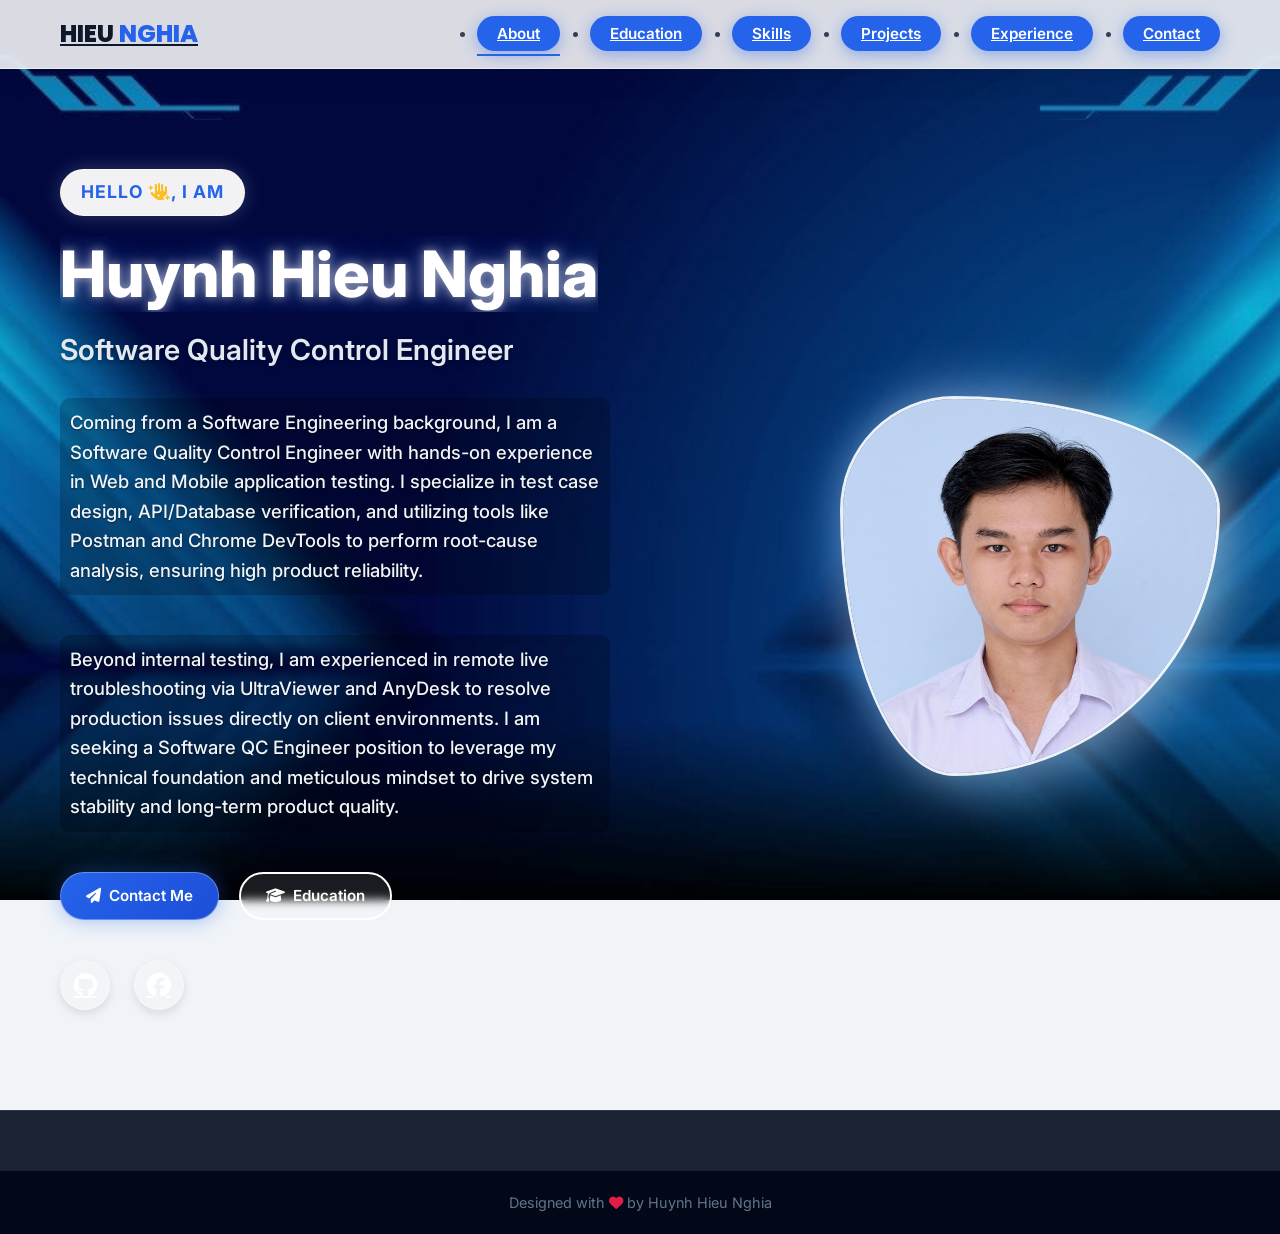
<file: index.html>
<!DOCTYPE html>
<html lang="en">
<head>
    <meta charset="UTF-8">
    <meta name="viewport" content="width=device-width, initial-scale=1.0">
    <title>Home | Huynh Hieu Nghia</title>
    <link href="https://fonts.googleapis.com/css2?family=Inter:wght@400;600&family=Poppins:wght@600;700&display=swap" rel="stylesheet">
    <link rel="stylesheet" href="https://cdnjs.cloudflare.com/ajax/libs/font-awesome/6.4.0/css/all.min.css">
    
    <link rel="stylesheet" href="global.css">
    <link rel="stylesheet" href="home.css">
</head>
<body class="global-bg">

    <header>
        <div class="container">
            <a href="index.html" class="logo">HIEU<span> NGHIA</span></a>
            <nav>
                <ul class="nav-links nav-buttons">
                    <li><a href="index.html" class="btn-nav active">About</a></li>
                    <li><a href="education.html" class="btn-nav">Education</a></li>
                    <li><a href="skills.html" class="btn-nav">Skills</a></li>
                    <li><a href="projects.html" class="btn-nav">Projects</a></li>
                    <li><a href="experience.html" class="btn-nav">Experience</a></li>
                    <li><a href="contact.html" class="btn-nav">Contact</a></li>
                </ul>
                <div class="hamburger"><i class="fas fa-bars"></i></div>
            </nav>
        </div>
    </header>

    <section class="hero">
        <div class="container hero-container">
            
            <div class="hero-content">
                <span class="greeting">
                    <span class="greeting-text">
                        Hello <i class="fas fa-hand-sparkles" style="color: #fbbf24;"></i>, I am
                    </span>
                </span>
                
                <h1 class="name"> Huynh Hieu Nghia</h1>
                
                <h2 class="job-title"> Software Quality Control Engineer</h2>
                
                <p class="description">
                    Coming from a Software Engineering background, I am a Software Quality Control Engineer with hands-on experience in Web and Mobile application testing. I specialize in test case design, API/Database verification, and utilizing tools like Postman and Chrome DevTools to perform root-cause analysis, ensuring high product reliability.
                </p>
                <p class="description"> 
                    Beyond internal testing, I am experienced in remote live troubleshooting via UltraViewer and AnyDesk to resolve production issues directly on client environments. I am seeking a Software QC Engineer position to leverage my technical foundation and meticulous mindset to drive system stability and long-term product quality.
                </p>
                
                <div class="cta-group">
                    <a href="contact.html" class="btn btn-primary">
                        <i class="fas fa-paper-plane"></i> Contact Me
                    </a>

                    <a href="education.html" class="btn btn-outline">
                        <i class="fas fa-graduation-cap"></i> Education
                    </a>
                    
                </div>

                <div class="social-icons">
                    <a href="https://github.com/huynhhieunghiaa" target="_blank" title="Github">
                        <i class="fab fa-github"></i>
                    </a>

                    <a href="https://www.facebook.com/share/1GPxki3kAz/" target="_blank" title="Facebook">
                        <i class="fab fa-facebook"></i>
                    </a>
                </div>
            </div>

            <div class="hero-image">
                <div class="img-wrapper">
                    <img src="assets/images/canhan.png" alt="Huynh Hieu Nghia" onerror="this.src='https://via.placeholder.com/400'">
                </div>
            </div>
        </div>
    </section>

    <footer>
        <div class="footer-bottom">
            <p>Designed with <i class="fas fa-heart" style="color: #e11d48;"></i> by Huynh Hieu Nghia</p>
        </div>
    </footer>

    <script src="script.js"></script>
</body>
</html>
</file>
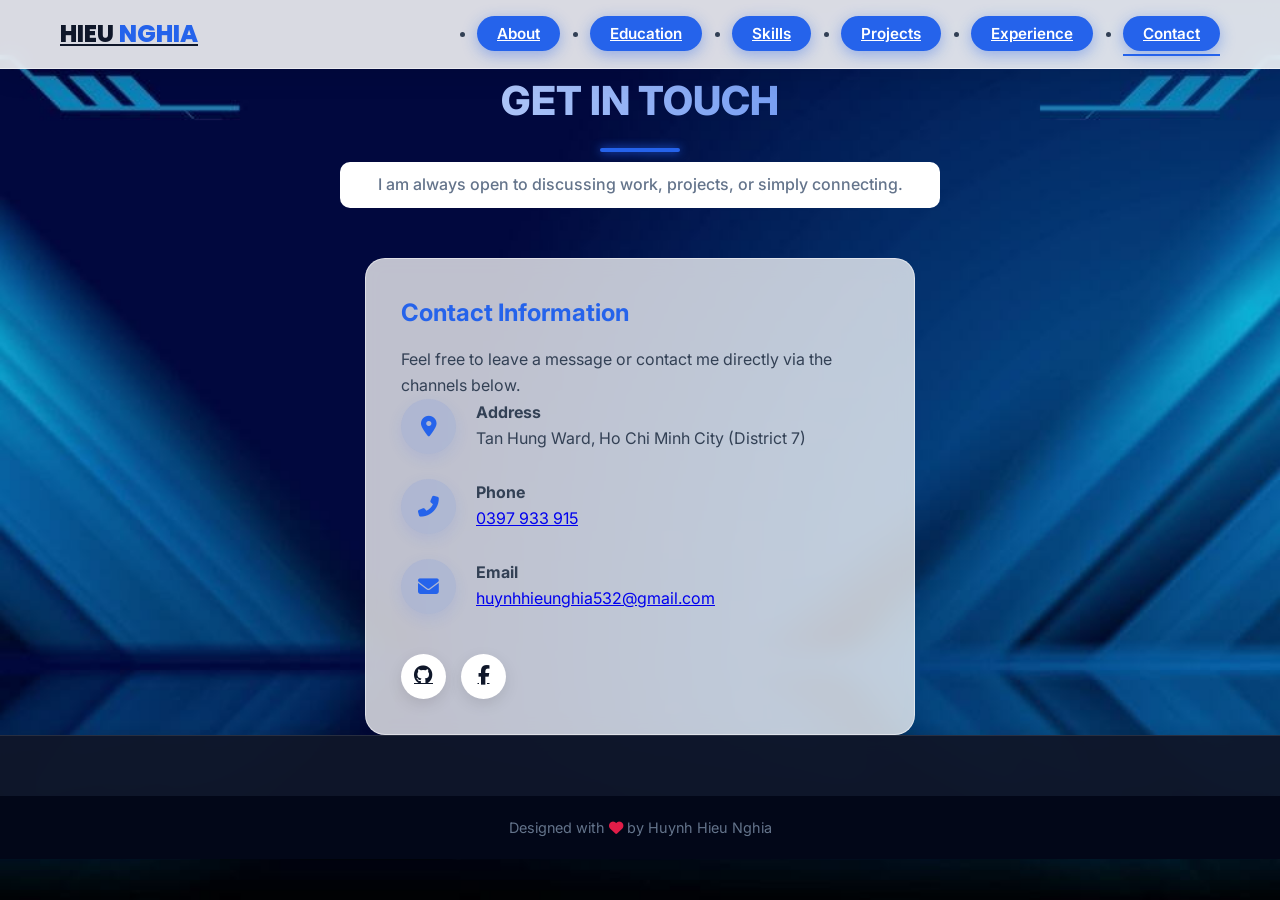
<file: contact.html>
<!DOCTYPE html>
<html lang="en">
<head>
    <meta charset="UTF-8">
    <meta name="viewport" content="width=device-width, initial-scale=1.0">
    <title>Contact | Huynh Hieu Nghia</title>
    <link href="https://fonts.googleapis.com/css2?family=Inter:wght@400;600&family=Poppins:wght@600;700&display=swap" rel="stylesheet">
    <link rel="stylesheet" href="https://cdnjs.cloudflare.com/ajax/libs/font-awesome/6.4.0/css/all.min.css">
    <link rel="stylesheet" href="global.css">
    <link rel="stylesheet" href="contact.css">
</head>
<body>
    <header>
        <div class="container">
            <a href="index.html" class="logo">HIEU<span> NGHIA</span></a>
            <nav>
                <ul class="nav-links nav-buttons">
                    <li><a href="index.html" class="btn-nav">About</a></li>
                    <li><a href="education.html" class="btn-nav">Education</a></li>
                    <li><a href="skills.html" class="btn-nav">Skills</a></li>
                    <li><a href="projects.html" class="btn-nav">Projects</a></li>
                    <li><a href="experience.html" class="btn-nav">Experience</a></li>
                    <li><a href="contact.html" class="btn-nav active">Contact</a></li>
                </ul>
                <div class="hamburger"><i class="fas fa-bars"></i></div>
            </nav>
        </div>
    </header>

    <section class="section contact-section">
        <div class="container">
            <h2 class="section-title">Get in Touch</h2>
            <p class="section-subtitle">I am always open to discussing work, projects, or simply connecting.</p>

            <div class="contact-wrapper">
                
                <div class="contact-info-box">
                    <h3>Contact Information</h3>
                    <p>Feel free to leave a message or contact me directly via the channels below.</p>
                    
                    <div class="info-item">
                        <div class="icon-box"><i class="fas fa-map-marker-alt"></i></div>
                        <div class="info-text">
                            <h4>Address</h4>
                            <p>Tan Hung Ward, Ho Chi Minh City (District 7)</p>
                        </div>
                    </div>

                    <div class="info-item">
                        <div class="icon-box"><i class="fas fa-phone-alt"></i></div>
                        <div class="info-text">
                            <h4>Phone</h4>
                            <a href="tel:0397933915">0397 933 915</a>
                        </div>
                    </div>

                    <div class="info-item">
                        <div class="icon-box"><i class="fas fa-envelope"></i></div>
                        <div class="info-text">
                            <h4>Email</h4>
                            <a href="mailto:huynhhieunghia532@gmail.com">huynhhieunghia532@gmail.com</a>
                        </div>
                    </div>

                    <div class="social-links-contact">
                        <a href="https://github.com/huynhhieunghiaa" target="_blank"><i class="fab fa-github"></i></a>
                        <a href="https://www.facebook.com/share/1GPxki3kAz/" target="_blank"><i class="fab fa-facebook-f"></i></a>
                    </div>
                </div>

            </div>
        </div>
    </section>

    <footer>
        <div class="footer-bottom">
           <p>Designed with <i class="fas fa-heart" style="color: #e11d48;"></i> by Huynh Hieu Nghia</p>
        </div>
    </footer>
    
    <script src="script.js"></script>
</body>
</html>
</file>
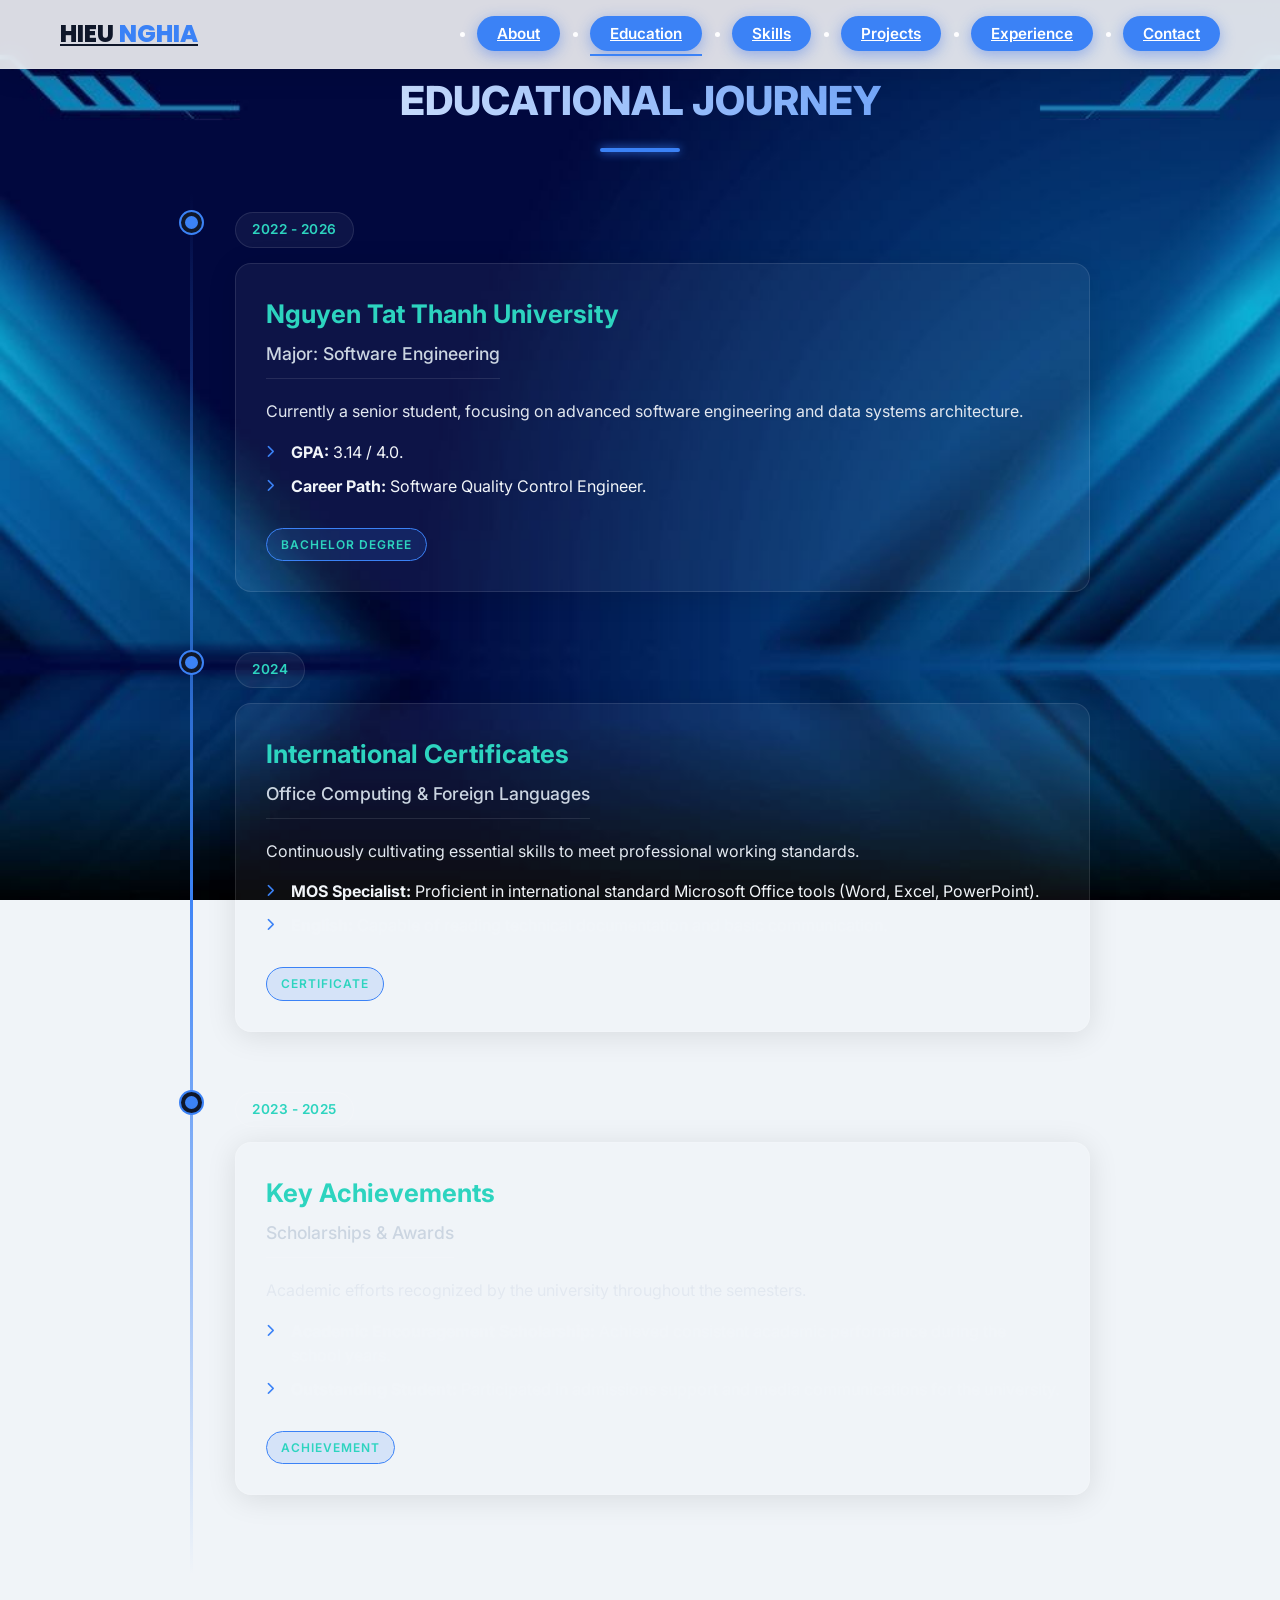
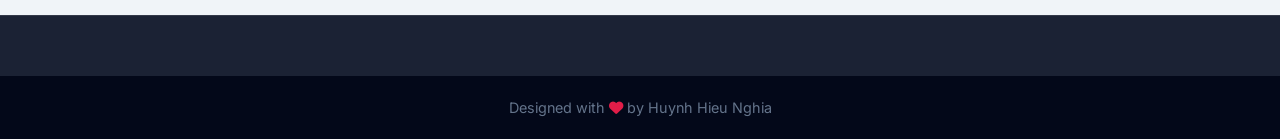
<file: education.html>
<!DOCTYPE html>
<html lang="en">
<head>
    <meta charset="UTF-8">
    <meta name="viewport" content="width=device-width, initial-scale=1.0">
    <title>Education | Huynh Hieu Nghia</title>
    <link href="https://fonts.googleapis.com/css2?family=Inter:wght@400;600&family=Poppins:wght@600;700&display=swap" rel="stylesheet">
    <link rel="stylesheet" href="https://cdnjs.cloudflare.com/ajax/libs/font-awesome/6.4.0/css/all.min.css">
    
    <link rel="stylesheet" href="global.css">
    <link rel="stylesheet" href="education.css">
</head>

<body class="global-bg">
    
    <header>
        <div class="container">
            <a href="index.html" class="logo">HIEU<span> NGHIA</span></a>
            <nav>
                <ul class="nav-links nav-buttons">
                    <li><a href="index.html" class="btn-nav">About</a></li>
                    <li><a href="education.html" class="btn-nav active">Education</a></li>
                    <li><a href="skills.html" class="btn-nav">Skills</a></li>
                    <li><a href="projects.html" class="btn-nav">Projects</a></li>
                    <li><a href="experience.html" class="btn-nav">Experience</a></li>
                    <li><a href="contact.html" class="btn-nav">Contact</a></li>
                </ul>
                <div class="hamburger"><i class="fas fa-bars"></i></div>
            </nav>
        </div>
    </header>

    <section class="section">
        <div class="container">
            <h2 class="section-title">Educational Journey</h2>
            
            <div class="timeline">
                
                <div class="timeline-item">
                    <div class="timeline-dot"></div>
                    <div class="timeline-date">2022 - 2026</div>
                    <div class="timeline-content">
                        <h3>Nguyen Tat Thanh University</h3>
                        <h4>Major: Software Engineering</h4>
                        <p>
                            Currently a senior student, focusing on advanced software engineering and data systems architecture.
                        </p>
                        <ul>
                            <li><strong>GPA:</strong> 3.14 / 4.0.</li>
                            <li><strong>Career Path:</strong> Software Quality Control Engineer.</li>
                        </ul>
                        <span class="badge">Bachelor Degree</span>
                    </div>
                </div>

                <div class="timeline-item">
                    <div class="timeline-dot"></div>
                    <div class="timeline-date">2024</div>
                    <div class="timeline-content">
                        <h3>International Certificates</h3>
                        <h4>Office Computing & Foreign Languages</h4>
                        <p>
                            Continuously cultivating essential skills to meet professional working standards.
                        </p>
                        <ul>
                            <li><strong>MOS Specialist:</strong> Proficient in international standard Microsoft Office tools (Word, Excel, PowerPoint).</li>
                            <li><strong>English:</strong> Capable of reading technical documentation and basic communication.</li>
                        </ul>
                        <span class="badge">Certificate</span>
                    </div>
                </div>

                <div class="timeline-item">
                    <div class="timeline-dot"></div>
                    <div class="timeline-date">2023 - 2025</div>
                    <div class="timeline-content">
                        <h3>Key Achievements</h3>
                        <h4>Scholarships & Awards</h4>
                        <p>
                            Academic efforts recognized by the university throughout the semesters.
                        </p>
                        <ul>
                            <li><strong>Academic Encouragement Scholarship:</strong> Achieved consistent academic performance during the school years.</li>
                            <li><strong>Outstanding Student:</strong> Participated in admissions support and media communications for the university.</li>
                        </ul>
                        <span class="badge">Achievement</span>
                    </div>
                </div>

            </div>
        </div>
    </section>

    <footer>
        <div class="footer-bottom">
            <p>Designed with <i class="fas fa-heart" style="color: #e11d48;"></i> by Huynh Hieu Nghia</p>
        </div>
    </footer>
    
    <script src="script.js"></script>
</body>
</html>
</file>
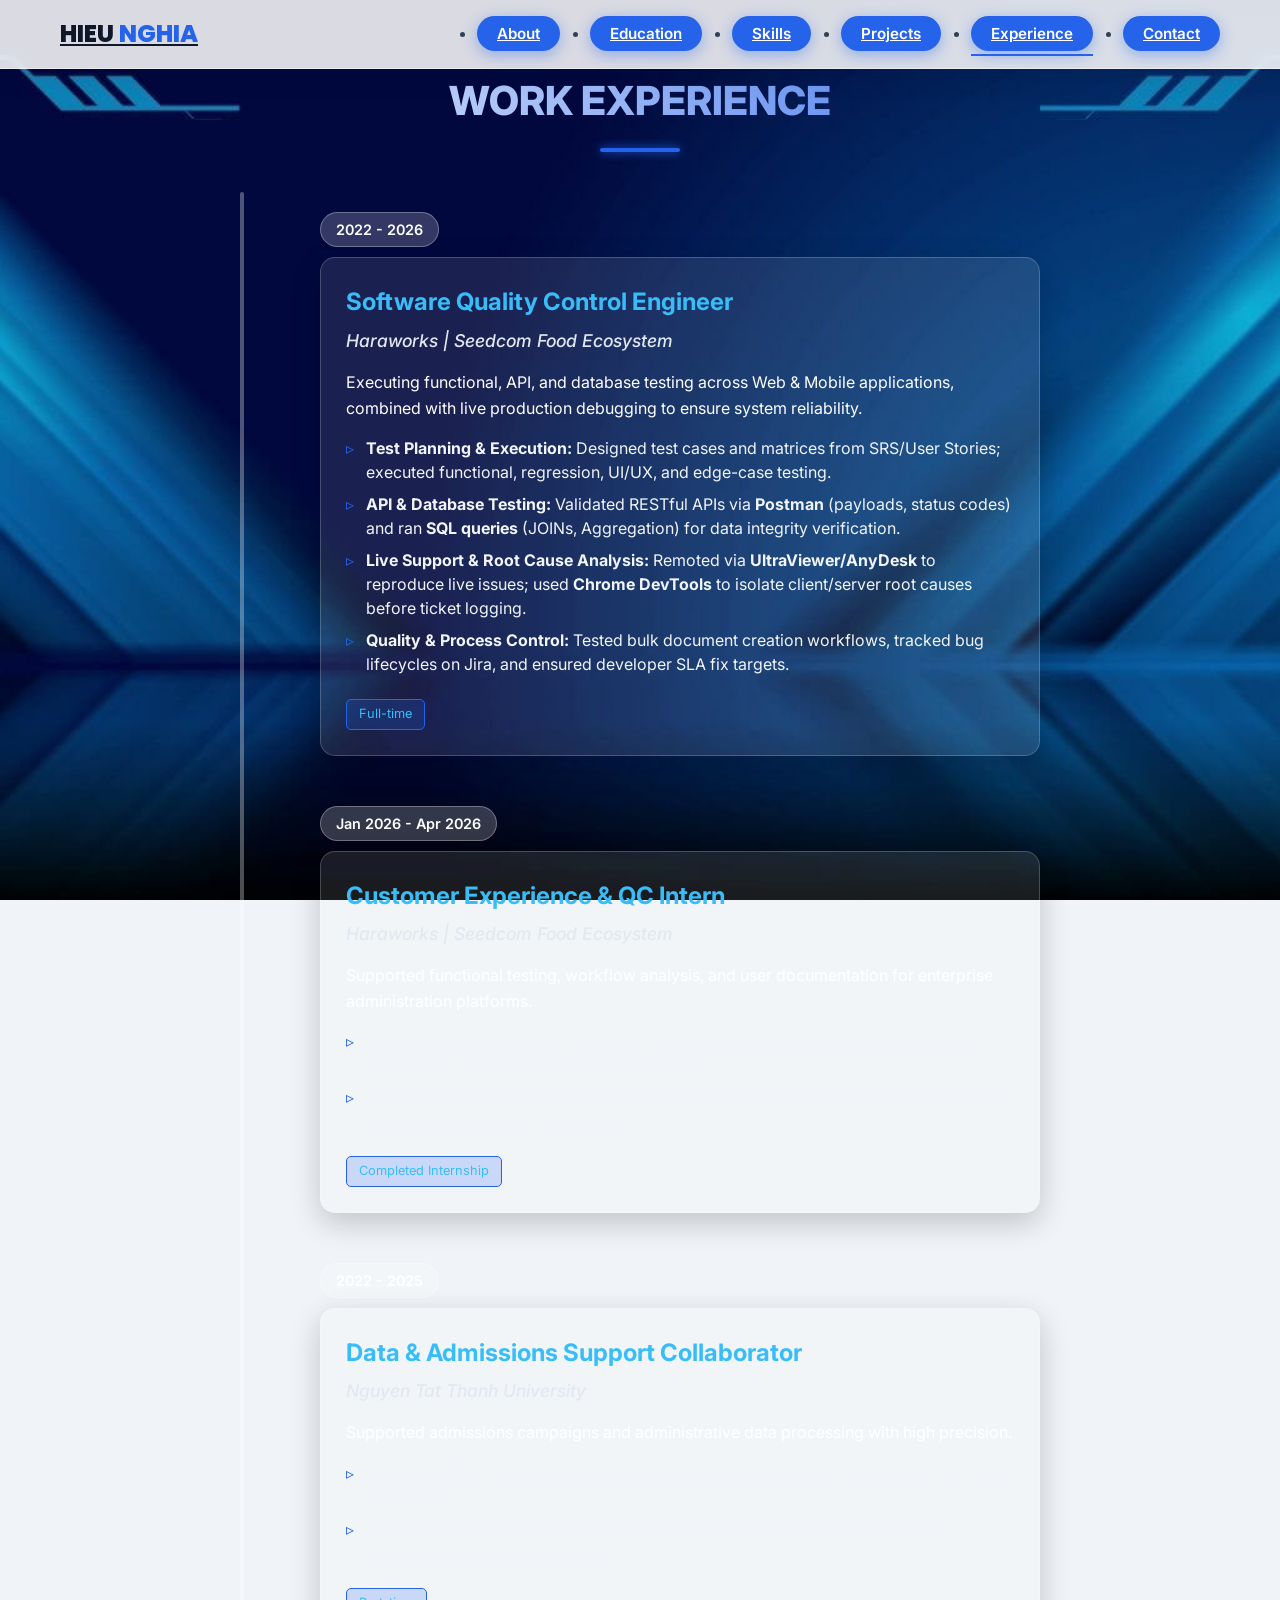
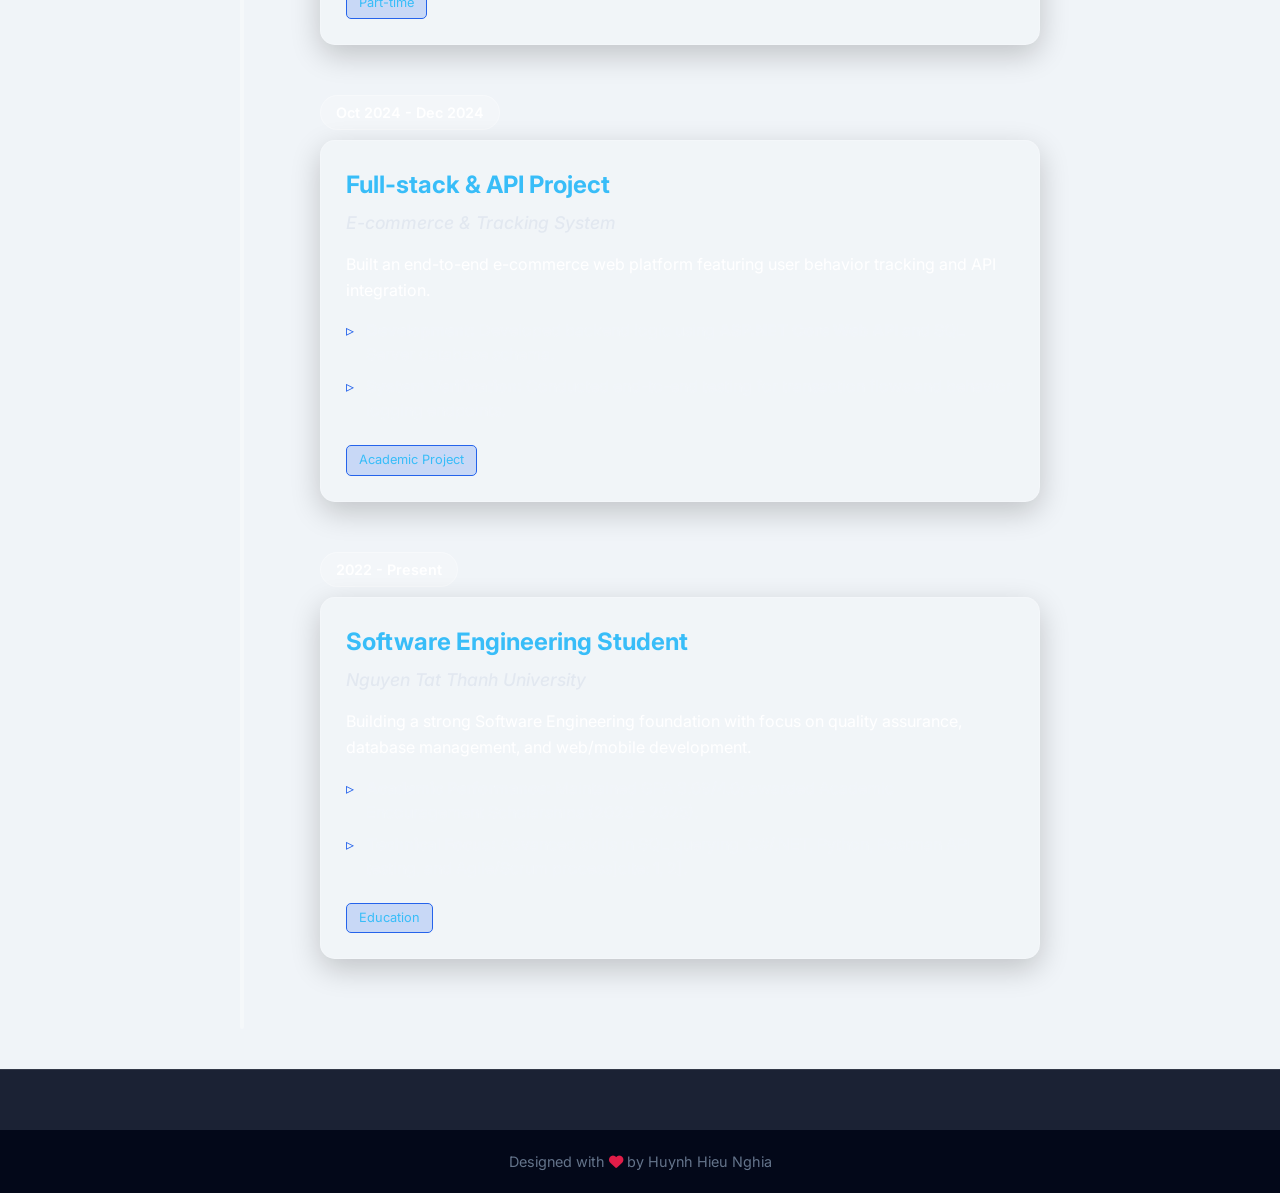
<file: experience.html>
<!DOCTYPE html>
<html lang="en">
<head>
    <meta charset="UTF-8">
    <meta name="viewport" content="width=device-width, initial-scale=1.0">
    <title>Experience | Huynh Hieu Nghia</title>
    <link href="https://fonts.googleapis.com/css2?family=Inter:wght@400;600&family=Poppins:wght@600;700&display=swap" rel="stylesheet">
    <link rel="stylesheet" href="https://cdnjs.cloudflare.com/ajax/libs/font-awesome/6.4.0/css/all.min.css">
    
    <link rel="stylesheet" href="global.css">
    <link rel="stylesheet" href="experience.css">
</head>
<body>
    
    <header>
        <div class="container">
            <a href="index.html" class="logo">HIEU<span> NGHIA</span></a>
            <nav>
                <ul class="nav-links nav-buttons">
                    <li><a href="index.html" class="btn-nav">About</a></li>
                    <li><a href="education.html" class="btn-nav">Education</a></li>
                    <li><a href="skills.html" class="btn-nav">Skills</a></li>
                    <li><a href="projects.html" class="btn-nav">Projects</a></li>
                    <li><a href="experience.html" class="btn-nav active">Experience</a></li>
                    <li><a href="contact.html" class="btn-nav">Contact</a></li>
                </ul>
                <div class="hamburger"><i class="fas fa-bars"></i></div>
            </nav>
        </div>
    </header>

    <section class="section">
        <div class="container">
            <h2 class="section-title">Work Experience</h2>
            
            <div class="timeline">
                
                <div class="timeline-item">
                    <!-- Software QC Engineer (Official Staff) -->
            <div class="timeline-item">
                    <div class="timeline-date">2022 - 2026</div>
                    <div class="timeline-content">
        <h3>Software Quality Control Engineer</h3>
        <h4>Haraworks | Seedcom Food Ecosystem</h4>
        <p>
            Executing functional, API, and database testing across Web & Mobile applications, combined with live production debugging to ensure system reliability.
        </p>
        <ul>
            <li><strong>Test Planning & Execution:</strong> Designed test cases and matrices from SRS/User Stories; executed functional, regression, UI/UX, and edge-case testing.</li>
            <li><strong>API & Database Testing:</strong> Validated RESTful APIs via <strong>Postman</strong> (payloads, status codes) and ran <strong>SQL queries</strong> (JOINs, Aggregation) for data integrity verification.</li>
            <li><strong>Live Support & Root Cause Analysis:</strong> Remoted via <strong>UltraViewer/AnyDesk</strong> to reproduce live issues; used <strong>Chrome DevTools</strong> to isolate client/server root causes before ticket logging.</li>
            <li><strong>Quality & Process Control:</strong> Tested bulk document creation workflows, tracked bug lifecycles on Jira, and ensured developer SLA fix targets.</li>
        </ul>
        <span class="badge">Full-time</span>
    </div>
</div>

<!-- Customer Experience Intern (CX/QC) -->
<div class="timeline-item">
    <div class="timeline-date">Jan 2026 - Apr 2026</div>
    <div class="timeline-content">
        <h3>Customer Experience & QC Intern</h3>
        <h4>Haraworks | Seedcom Food Ecosystem</h4>
        <p>
            Supported functional testing, workflow analysis, and user documentation for enterprise administration platforms.
        </p>
        <ul>
            <li><strong>Testing & Issue Tracking:</strong> Tested app features, identified edge cases, and logged detailed bug reports for the engineering team.</li>
            <li><strong>Workflow & Documentation:</strong> Mapped 02 operational workflows and authored 03 user manuals to streamline onboarding.</li>
        </ul>
        <span class="badge">Completed Internship</span>
    </div>
</div>

<!-- Data & Media Collaborator -->
<div class="timeline-item">
    <div class="timeline-date">2022 - 2025</div>
    <div class="timeline-content">
        <h3>Data & Admissions Support Collaborator</h3>
        <h4>Nguyen Tat Thanh University</h4>
        <p>
            Supported admissions campaigns and administrative data processing with high precision.
        </p>
        <ul>
            <li><strong>Data Integrity:</strong> Processed and verified student admission records to ensure 100% data consistency.</li>
            <li><strong>Admissions Support:</strong> Coordinated with Faculty Board to consult hundreds of prospective students and parents.</li>
        </ul>
        <span class="badge">Part-time</span>
    </div>
</div>

<!-- Academic Project -->
<div class="timeline-item">
    <div class="timeline-date">Oct 2024 - Dec 2024</div>
    <div class="timeline-content">
        <h3>Full-stack & API Project</h3>
        <h4>E-commerce & Tracking System</h4>
        <p>
            Built an end-to-end e-commerce web platform featuring user behavior tracking and API integration.
        </p>
        <ul>
            <li><strong>Development:</strong> Developed backend logic using <strong>ASP.NET Core Web API</strong> and SQL Server database schema.</li>
            <li><strong>System Verification:</strong> Conducted end-to-end testing for transaction flows and behavior logging endpoints.</li>
        </ul>
        <span class="badge">Academic Project</span>
    </div>
</div>

<!-- Education -->
<div class="timeline-item">
    <div class="timeline-date">2022 - Present</div>
    <div class="timeline-content">
        <h3>Software Engineering Student</h3>
        <h4>Nguyen Tat Thanh University</h4>
        <p>
            Building a strong Software Engineering foundation with focus on quality assurance, database management, and web/mobile development.
        </p>
        <ul>
            <li><strong>Academic Performance:</strong> Maintained GPA 3.09/4.0; awarded Academic Encouragement Scholarships (2023 - 2025).</li>
            <li><strong>Technical Focus:</strong> Advanced skills in SQL querying, C#/.NET, Python, Postman API testing, and Agile/Scrum process[cite: 1, 2].</li>
        </ul>
        <span class="badge">Education</span>
    </div>
</div>

                    </div>
                </div>

            </div>
        </div>
    </section>

    <footer>
        <div class="footer-bottom">
            <p>Designed with <i class="fas fa-heart" style="color: #e11d48;"></i> by Huynh Hieu Nghia</p>
        </div>
    </footer>
    
    <script src="script.js"></script>
</body>
</html>
</file>
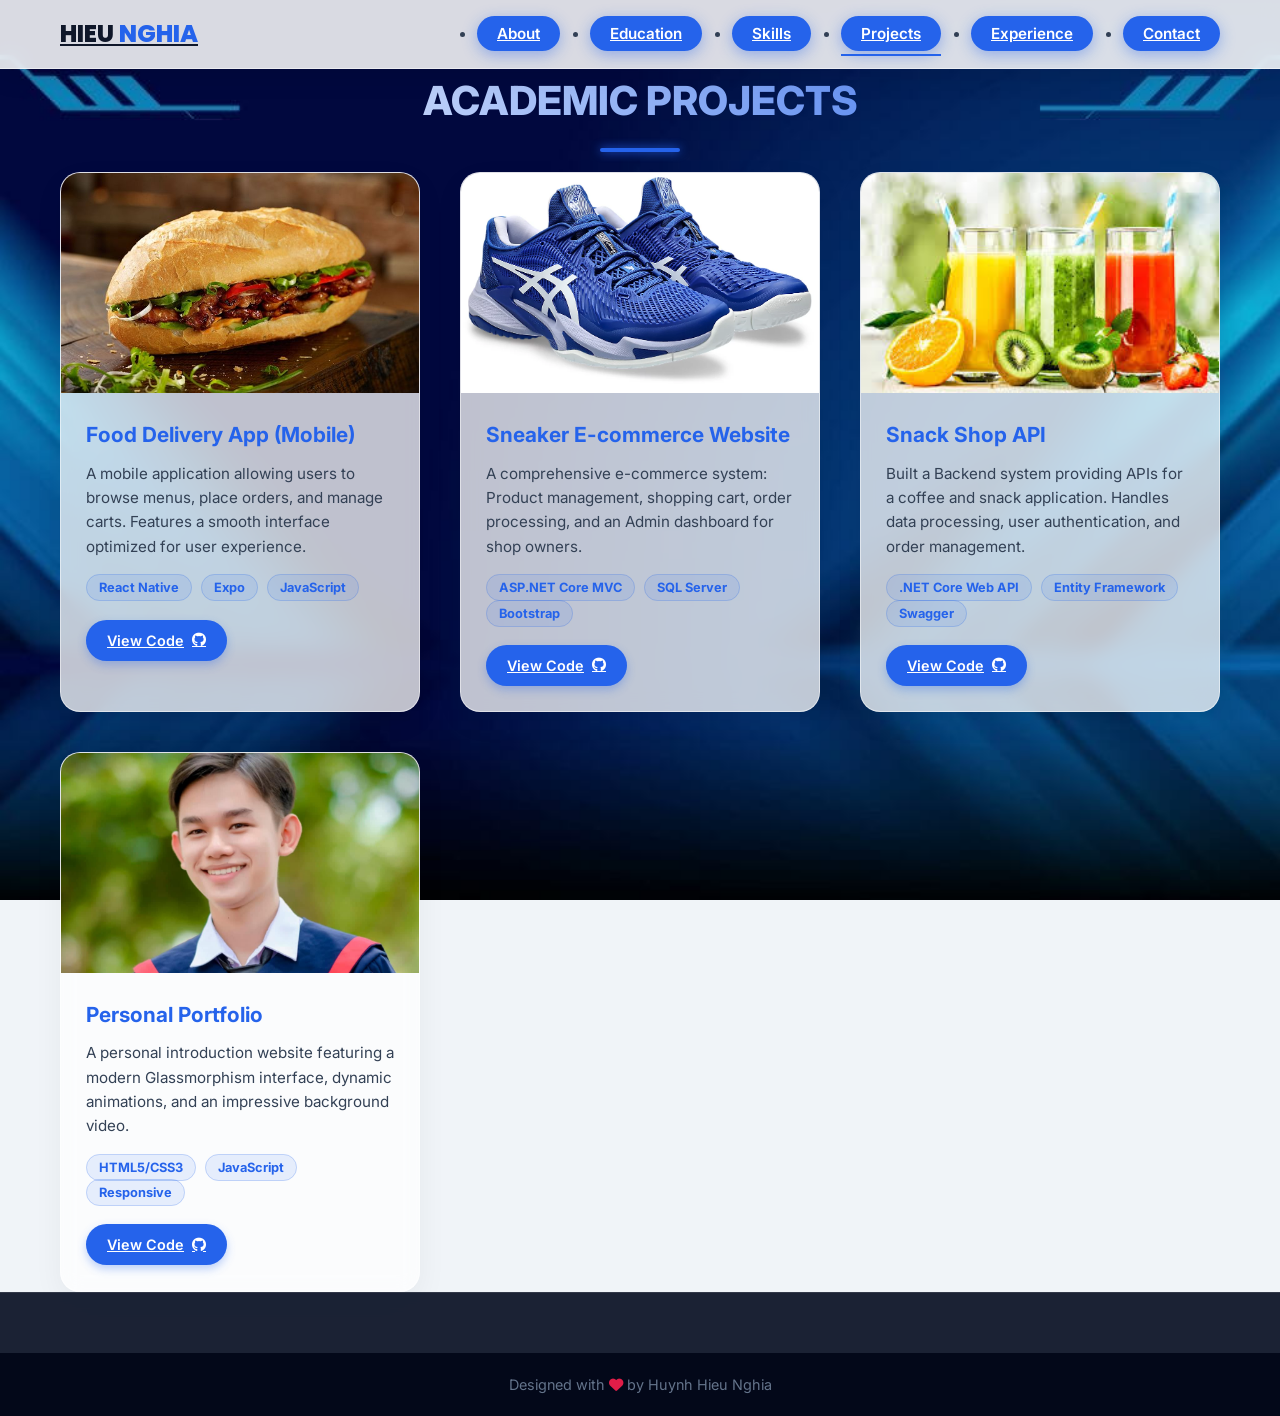
<file: projects.html>
<!DOCTYPE html>
<html lang="en">
<head>
    <meta charset="UTF-8">
    <meta name="viewport" content="width=device-width, initial-scale=1.0">
    <title>Projects | Huynh Hieu Nghia</title>
    <link href="https://fonts.googleapis.com/css2?family=Inter:wght@400;600&family=Poppins:wght@600;700&display=swap" rel="stylesheet">
    <link rel="stylesheet" href="https://cdnjs.cloudflare.com/ajax/libs/font-awesome/6.4.0/css/all.min.css">
    
    <link rel="stylesheet" href="global.css">
    <link rel="stylesheet" href="projects.css">
</head>
<body class="global-bg">
    <header>
        <div class="container">
            <a href="index.html" class="logo">HIEU<span> NGHIA</span></a>
            <nav>
                <ul class="nav-links nav-buttons">
                    <li><a href="index.html" class="btn-nav">About</a></li>
                    <li><a href="education.html" class="btn-nav">Education</a></li>
                    <li><a href="skills.html" class="btn-nav">Skills</a></li>
                    <li><a href="projects.html" class="btn-nav active">Projects</a></li>
                    <li><a href="experience.html" class="btn-nav">Experience</a></li>
                    <li><a href="contact.html" class="btn-nav">Contact</a></li>
                </ul>
                <div class="hamburger"><i class="fas fa-bars"></i></div>
            </nav>
        </div>
    </header>

    <section class="section" style="min-height: 80vh;">
        <div class="container">
            <h2 class="section-title">Academic Projects</h2>
            
            <div class="project-grid">
                
                <div class="project-card">
                    <div class="project-img">
                        <img src="assets/images/banhmi.jpg" alt="Food Delivery App" onerror="this.src='https://via.placeholder.com/600x400?text=Mobile+App'">
                    </div>
                    <div class="project-info">
                        <h3>Food Delivery App (Mobile)</h3>
                        <p>A mobile application allowing users to browse menus, place orders, and manage carts. Features a smooth interface optimized for user experience.</p>
                        
                        <div class="tech-tags">
                            <span>React Native</span>
                            <span>Expo</span>
                            <span>JavaScript</span>
                        </div>
                        
                        <div class="project-links">
                            <a href="https://github.com/huynhhieunghiaa/Appdidong" target="_blank">View Code <i class="fab fa-github"></i></a>
                        </div>
                    </div>
                </div>

                <div class="project-card">
                    <div class="project-img">
                        <img src="assets/images/giay.webp" alt="Shoes Website" onerror="this.src='https://via.placeholder.com/600x400?text=Shoes+Website'">
                    </div>
                    <div class="project-info">
                        <h3>Sneaker E-commerce Website</h3>
                        <p>A comprehensive e-commerce system: Product management, shopping cart, order processing, and an Admin dashboard for shop owners.</p>
                        
                        <div class="tech-tags">
                            <span>ASP.NET Core MVC</span>
                            <span>SQL Server</span>
                            <span>Bootstrap</span>
                        </div>
                        
                        <div class="project-links">
                            <a href="https://github.com/huynhhieunghiaa/ASPCore_BanGiay_MVC" target="_blank">View Code <i class="fab fa-github"></i></a>
                        </div>
                    </div>
                </div>

                <div class="project-card">
                    <div class="project-img">
                        <img src="assets/images/nuoc.jpg" alt="Web API Coffee" onerror="this.src='https://via.placeholder.com/600x400?text=Backend+API'">
                    </div>
                    <div class="project-info">
                        <h3>Snack Shop API</h3>
                        <p>Built a Backend system providing APIs for a coffee and snack application. Handles data processing, user authentication, and order management.</p>
                        
                        <div class="tech-tags">
                            <span>.NET Core Web API</span>
                            <span>Entity Framework</span>
                            <span>Swagger</span>
                        </div>
                        
                        <div class="project-links">
                            <a href="https://github.com/huynhhieunghiaa/API_Coffee" target="_blank">View Code <i class="fab fa-github"></i></a>
                        </div>
                    </div>
                </div>

                <div class="project-card">
                    <div class="project-img">
                        <img src="assets/images/canhan.jpg" alt="Portfolio" onerror="this.src='https://via.placeholder.com/600x400?text=My+Portfolio'">
                    </div>
                    <div class="project-info">
                        <h3>Personal Portfolio</h3>
                        <p>A personal introduction website featuring a modern Glassmorphism interface, dynamic animations, and an impressive background video.</p>
                        
                        <div class="tech-tags">
                            <span>HTML5/CSS3</span>
                            <span>JavaScript</span>
                            <span>Responsive</span>
                        </div>
                        
                        <div class="project-links">
                            <a href="https://github.com/huynhhieunghiaa/Portfolio" target="_blank">View Code <i class="fab fa-github"></i></a>
                        </div>
                    </div>
                </div>

            </div>
        </div>
    </section>

    <footer>
        <div class="footer-bottom">
            <p>Designed with <i class="fas fa-heart" style="color: #e11d48;"></i> by Huynh Hieu Nghia</p>
        </div>
    </footer>
    
    <script src="script.js"></script>
</body>
</html>
</file>
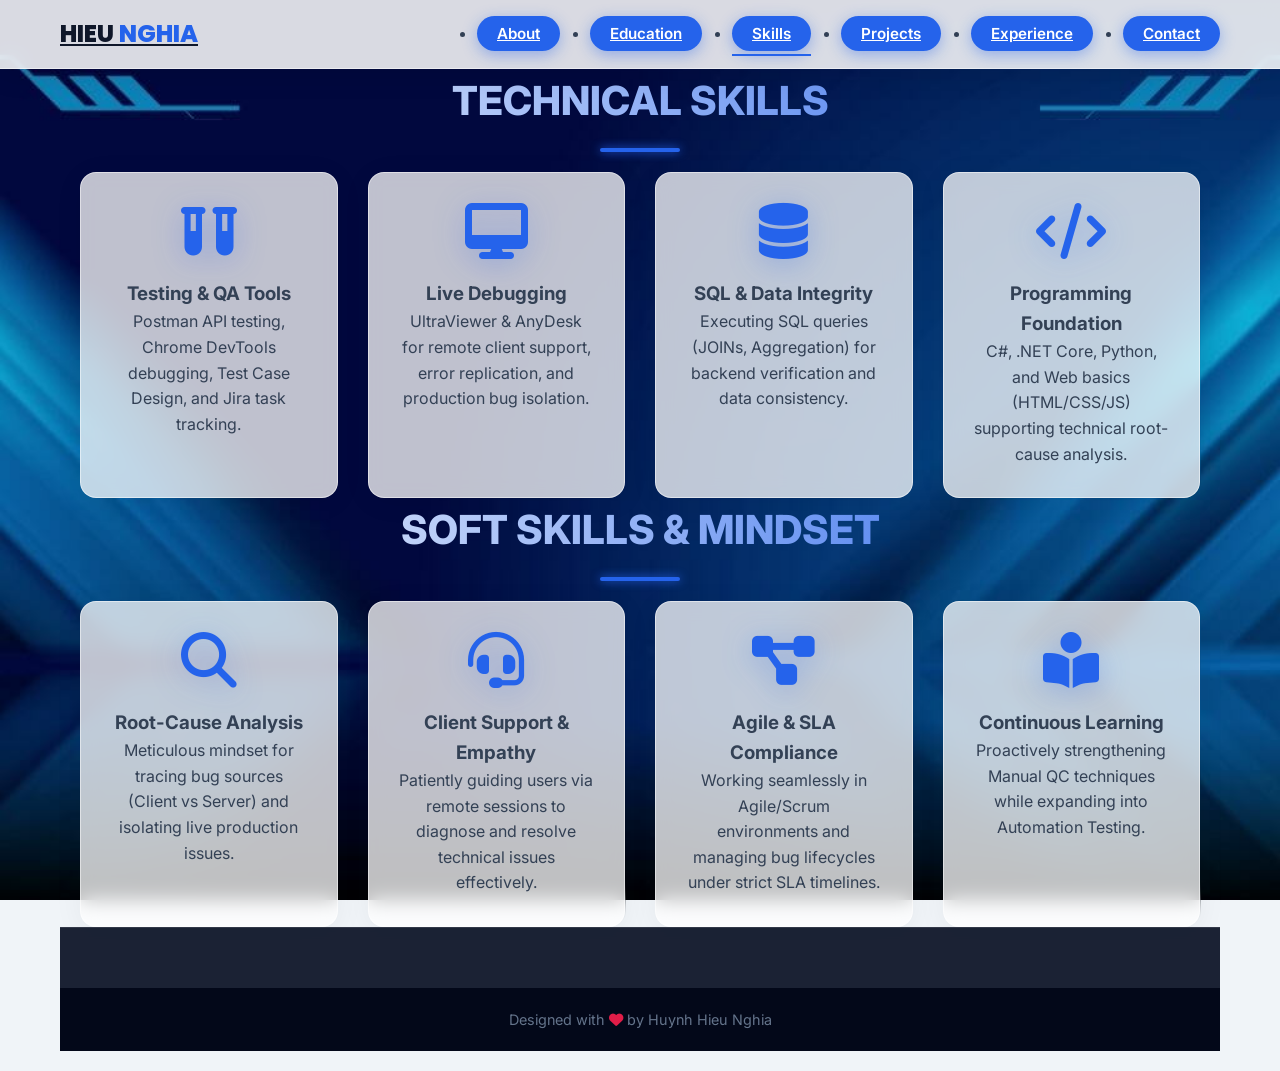
<file: skills.html>
<!DOCTYPE html>
<html lang="en">
<head>
    <meta charset="UTF-8">
    <meta name="viewport" content="width=device-width, initial-scale=1.0">
    <title>Skills | Huynh Hieu Nghia</title>
    <link href="https://fonts.googleapis.com/css2?family=Inter:wght@400;600&family=Poppins:wght@600;700&display=swap" rel="stylesheet">
    <link rel="stylesheet" href="https://cdnjs.cloudflare.com/ajax/libs/font-awesome/6.4.0/css/all.min.css">
    <link rel="stylesheet" href="global.css">
    <link rel="stylesheet" href="skills.css">
</head>
<body class="global-bg">
    <header>
        <div class="container">
            <a href="index.html" class="logo">HIEU<span> NGHIA</span></a>
            <nav>
                <ul class="nav-links nav-buttons">
                    <li><a href="index.html" class="btn-nav">About</a></li>
                    <li><a href="education.html" class="btn-nav">Education</a></li>
                    <li><a href="skills.html" class="btn-nav active">Skills</a></li>
                    <li><a href="projects.html" class="btn-nav">Projects</a></li>
                    <li><a href="experience.html" class="btn-nav">Experience</a></li>
                    <li><a href="contact.html" class="btn-nav">Contact</a></li>
                </ul>
                <div class="hamburger"><i class="fas fa-bars"></i></div>
            </nav>
        </div>
    </header>

    <section class="section" style="padding-bottom: 20px;">
        <div class="container">
            <h2 class="section-title">Technical Skills</h2>
            
            <section class="section">
    <div class="container">
       
        
        <div class="skills-grid">
            <!-- Testing Tools & Methods -->
            <div class="skill-card">
                <i class="fas fa-vials"></i>
                <h3>Testing & QA Tools</h3>
                <p>Postman API testing, Chrome DevTools debugging, Test Case Design, and Jira task tracking.</p>
            </div>

            <!-- Remote Debugging -->
            <div class="skill-card">
                <i class="fas fa-desktop"></i>
                <h3>Live Debugging</h3>
                <p>UltraViewer & AnyDesk for remote client support, error replication, and production bug isolation.</p>
            </div>

            <!-- SQL Database -->
            <div class="skill-card">
                <i class="fas fa-database"></i>
                <h3>SQL & Data Integrity</h3>
                <p>Executing SQL queries (JOINs, Aggregation) for backend verification and data consistency.</p>
            </div>

            <!-- Programming Background -->
            <div class="skill-card">
                <i class="fas fa-code"></i>
                <h3>Programming Foundation</h3>
                <p>C#, .NET Core, Python, and Web basics (HTML/CSS/JS) supporting technical root-cause analysis.</p>
            </div>
        </div>
    </div>
</section>

<section class="section bg-light">
    <div class="container">
        <h2 class="section-title">Soft Skills & Mindset</h2>
        
        <div class="skills-grid">
            <div class="skill-card">
                <i class="fas fa-search"></i>
                <h3>Root-Cause Analysis</h3>
                <p>Meticulous mindset for tracing bug sources (Client vs Server) and isolating live production issues.</p>
            </div>

            <div class="skill-card">
                <i class="fas fa-headset"></i>
                <h3>Client Support & Empathy</h3>
                <p>Patiently guiding users via remote sessions to diagnose and resolve technical issues effectively.</p>
            </div>

            <div class="skill-card">
                <i class="fas fa-project-diagram"></i>
                <h3>Agile & SLA Compliance</h3>
                <p>Working seamlessly in Agile/Scrum environments and managing bug lifecycles under strict SLA timelines.</p>
            </div>

            <div class="skill-card">
                <i class="fas fa-book-reader"></i>
                <h3>Continuous Learning</h3>
                <p>Proactively strengthening Manual QC techniques while expanding into Automation Testing.</p>
            </div>
        </div>
    </div>
</section>

    <footer>
        <div class="footer-bottom">
            <p>Designed with <i class="fas fa-heart" style="color: #e11d48;"></i> by Huynh Hieu Nghia</p>
        </div>
    </footer>
    
    <script src="script.js"></script>
</body>
</html>
</file>
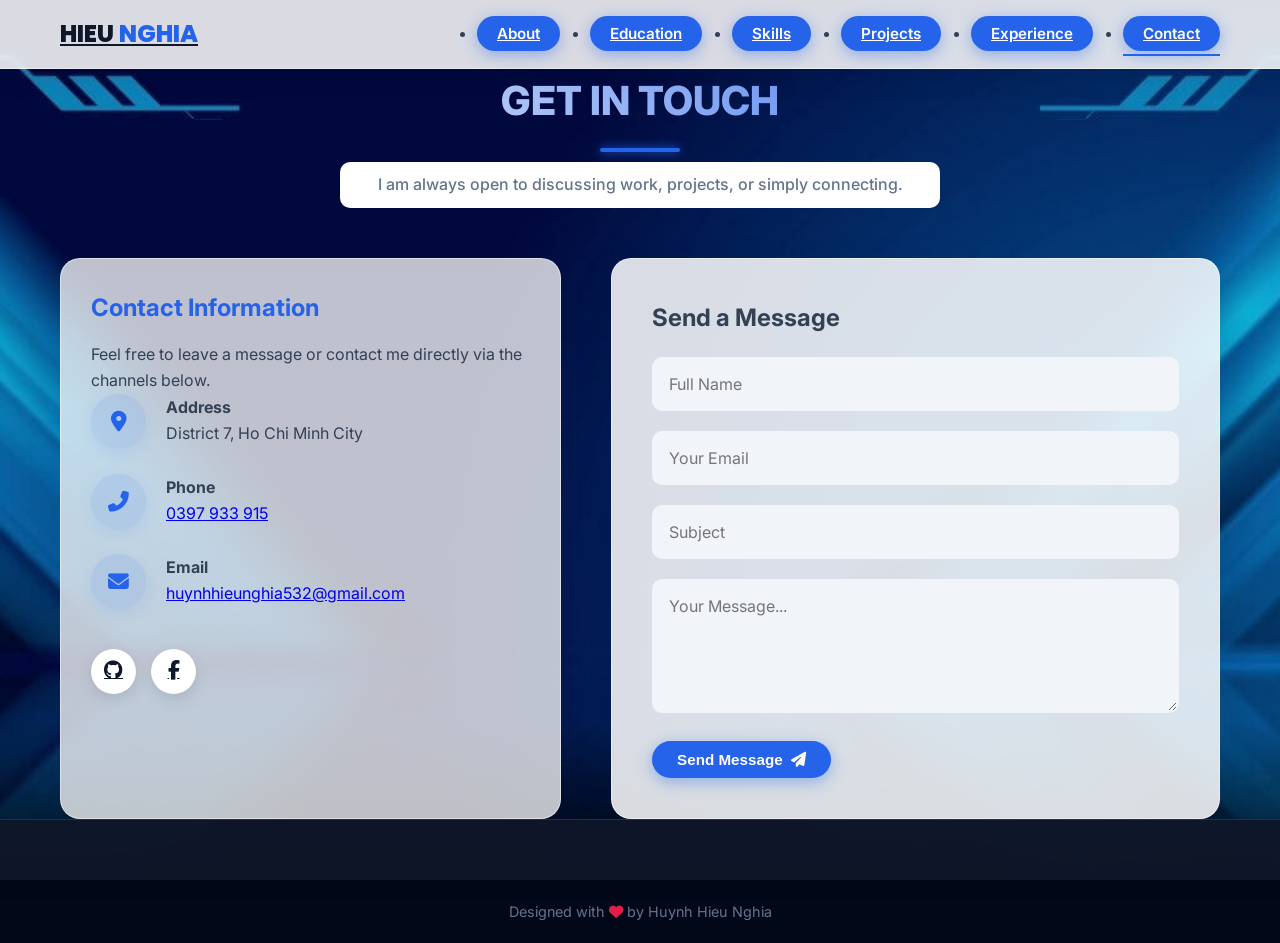
<file: CV/contact.html>
<!DOCTYPE html>
<html lang="en">
<head>
    <meta charset="UTF-8">
    <meta name="viewport" content="width=device-width, initial-scale=1.0">
    <title>Contact | Huynh Hieu Nghia</title>
    <link href="https://fonts.googleapis.com/css2?family=Inter:wght@400;600&family=Poppins:wght@600;700&display=swap" rel="stylesheet">
    <link rel="stylesheet" href="https://cdnjs.cloudflare.com/ajax/libs/font-awesome/6.4.0/css/all.min.css">
    <link rel="stylesheet" href="global.css">
    <link rel="stylesheet" href="contact.css">
</head>
<body>
    <header>
        <div class="container">
            <a href="index.html" class="logo">HIEU<span> NGHIA</span></a>
            <nav>
                <ul class="nav-links nav-buttons">
                    <li><a href="index.html" class="btn-nav">About</a></li>
                    <li><a href="education.html" class="btn-nav">Education</a></li>
                    <li><a href="skills.html" class="btn-nav">Skills</a></li>
                    <li><a href="projects.html" class="btn-nav">Projects</a></li>
                    <li><a href="experience.html" class="btn-nav">Experience</a></li>
                    <li><a href="contact.html" class="btn-nav active">Contact</a></li>
                </ul>
                <div class="hamburger"><i class="fas fa-bars"></i></div>
            </nav>
        </div>
    </header>

    <section class="section contact-section">
        <div class="container">
            <h2 class="section-title">Get in Touch</h2>
            <p class="section-subtitle">I am always open to discussing work, projects, or simply connecting.</p>

            <div class="contact-wrapper">
                
                <div class="contact-info-box">
                    <h3>Contact Information</h3>
                    <p>Feel free to leave a message or contact me directly via the channels below.</p>
                    
                    <div class="info-item">
                        <div class="icon-box"><i class="fas fa-map-marker-alt"></i></div>
                        <div class="info-text">
                            <h4>Address</h4>
                            <p>District 7, Ho Chi Minh City</p>
                        </div>
                    </div>

                    <div class="info-item">
                        <div class="icon-box"><i class="fas fa-phone-alt"></i></div>
                        <div class="info-text">
                            <h4>Phone</h4>
                            <a href="tel:0397933915">0397 933 915</a>
                        </div>
                    </div>

                    <div class="info-item">
                        <div class="icon-box"><i class="fas fa-envelope"></i></div>
                        <div class="info-text">
                            <h4>Email</h4>
                            <a href="mailto:huynhhieunghia532@gmail.com">huynhhieunghia532@gmail.com</a>
                        </div>
                    </div>

                    <div class="social-links-contact">
                        <a href="https://github.com/huynhhieunghiaa" target="_blank"><i class="fab fa-github"></i></a>
                        <a href="https://www.facebook.com/share/1GPxki3kAz/" target="_blank"><i class="fab fa-facebook-f"></i></a>
                    </div>
                </div>

                <form class="contact-form">
                    <h3>Send a Message</h3>
                    <div class="input-group">
                        <input type="text" placeholder="Full Name" required>
                    </div>
                    <div class="input-group">
                        <input type="email" placeholder="Your Email" required>
                    </div>
                    <div class="input-group">
                        <input type="text" placeholder="Subject" required>
                    </div>
                    <div class="input-group">
                        <textarea rows="5" placeholder="Your Message..." required></textarea>
                    </div>
                    <button type="submit" class="btn btn-primary">Send Message <i class="fas fa-paper-plane"></i></button>
                </form>

            </div>
        </div>
    </section>

    <footer>
        <div class="footer-bottom">
           <p>Designed with <i class="fas fa-heart" style="color: #e11d48;"></i> by Huynh Hieu Nghia</p>
        </div>
    </footer>
    
    <script src="script.js"></script>
</body>
</html>
</file>
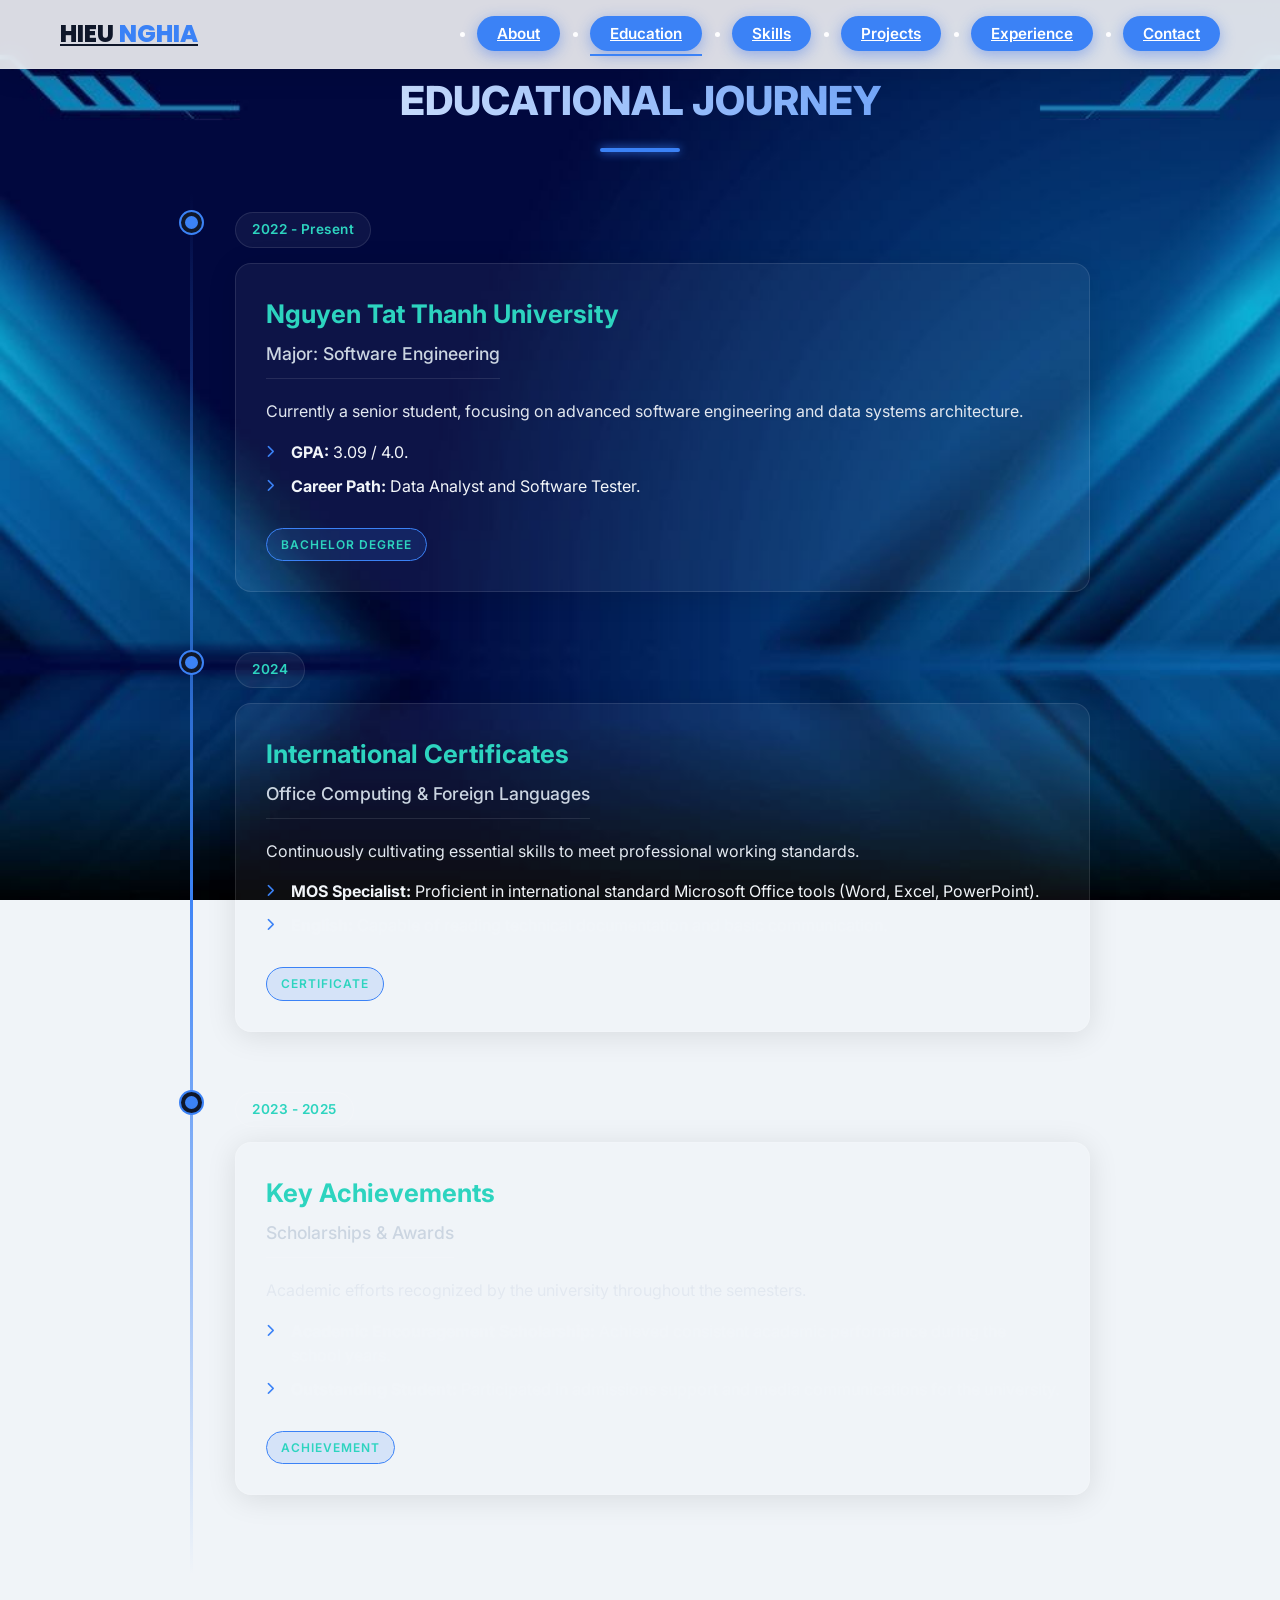
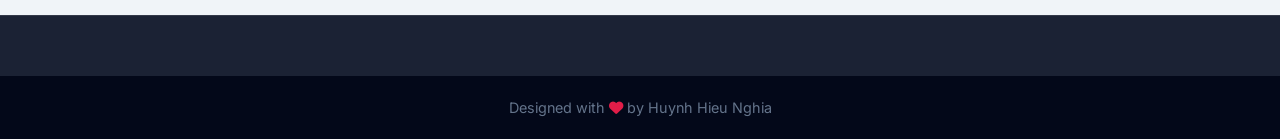
<file: CV/education.html>
<!DOCTYPE html>
<html lang="en">
<head>
    <meta charset="UTF-8">
    <meta name="viewport" content="width=device-width, initial-scale=1.0">
    <title>Education | Huynh Hieu Nghia</title>
    <link href="https://fonts.googleapis.com/css2?family=Inter:wght@400;600&family=Poppins:wght@600;700&display=swap" rel="stylesheet">
    <link rel="stylesheet" href="https://cdnjs.cloudflare.com/ajax/libs/font-awesome/6.4.0/css/all.min.css">
    
    <link rel="stylesheet" href="global.css">
    <link rel="stylesheet" href="education.css">
</head>

<body class="global-bg">
    
    <header>
        <div class="container">
            <a href="index.html" class="logo">HIEU<span> NGHIA</span></a>
            <nav>
                <ul class="nav-links nav-buttons">
                    <li><a href="index.html" class="btn-nav">About</a></li>
                    <li><a href="education.html" class="btn-nav active">Education</a></li>
                    <li><a href="skills.html" class="btn-nav">Skills</a></li>
                    <li><a href="projects.html" class="btn-nav">Projects</a></li>
                    <li><a href="experience.html" class="btn-nav">Experience</a></li>
                    <li><a href="contact.html" class="btn-nav">Contact</a></li>
                </ul>
                <div class="hamburger"><i class="fas fa-bars"></i></div>
            </nav>
        </div>
    </header>

    <section class="section">
        <div class="container">
            <h2 class="section-title">Educational Journey</h2>
            
            <div class="timeline">
                
                <div class="timeline-item">
                    <div class="timeline-dot"></div>
                    <div class="timeline-date">2022 - Present</div>
                    <div class="timeline-content">
                        <h3>Nguyen Tat Thanh University</h3>
                        <h4>Major: Software Engineering</h4>
                        <p>
                            Currently a senior student, focusing on advanced software engineering and data systems architecture.
                        </p>
                        <ul>
                            <li><strong>GPA:</strong> 3.09 / 4.0.</li>
                            <li><strong>Career Path:</strong> Data Analyst and Software Tester.</li>
                        </ul>
                        <span class="badge">Bachelor Degree</span>
                    </div>
                </div>

                <div class="timeline-item">
                    <div class="timeline-dot"></div>
                    <div class="timeline-date">2024</div>
                    <div class="timeline-content">
                        <h3>International Certificates</h3>
                        <h4>Office Computing & Foreign Languages</h4>
                        <p>
                            Continuously cultivating essential skills to meet professional working standards.
                        </p>
                        <ul>
                            <li><strong>MOS Specialist:</strong> Proficient in international standard Microsoft Office tools (Word, Excel, PowerPoint).</li>
                            <li><strong>English:</strong> Capable of reading technical documentation and basic communication.</li>
                        </ul>
                        <span class="badge">Certificate</span>
                    </div>
                </div>

                <div class="timeline-item">
                    <div class="timeline-dot"></div>
                    <div class="timeline-date">2023 - 2025</div>
                    <div class="timeline-content">
                        <h3>Key Achievements</h3>
                        <h4>Scholarships & Awards</h4>
                        <p>
                            Academic efforts recognized by the university throughout the semesters.
                        </p>
                        <ul>
                            <li><strong>Academic Encouragement Scholarship:</strong> Achieved consistent academic performance during the school years.</li>
                            <li><strong>Outstanding Student:</strong> Participated in admissions support and media communications for the university.</li>
                        </ul>
                        <span class="badge">Achievement</span>
                    </div>
                </div>

            </div>
        </div>
    </section>

    <footer>
        <div class="footer-bottom">
            <p>Designed with <i class="fas fa-heart" style="color: #e11d48;"></i> by Huynh Hieu Nghia</p>
        </div>
    </footer>
    
    <script src="script.js"></script>
</body>
</html>
</file>
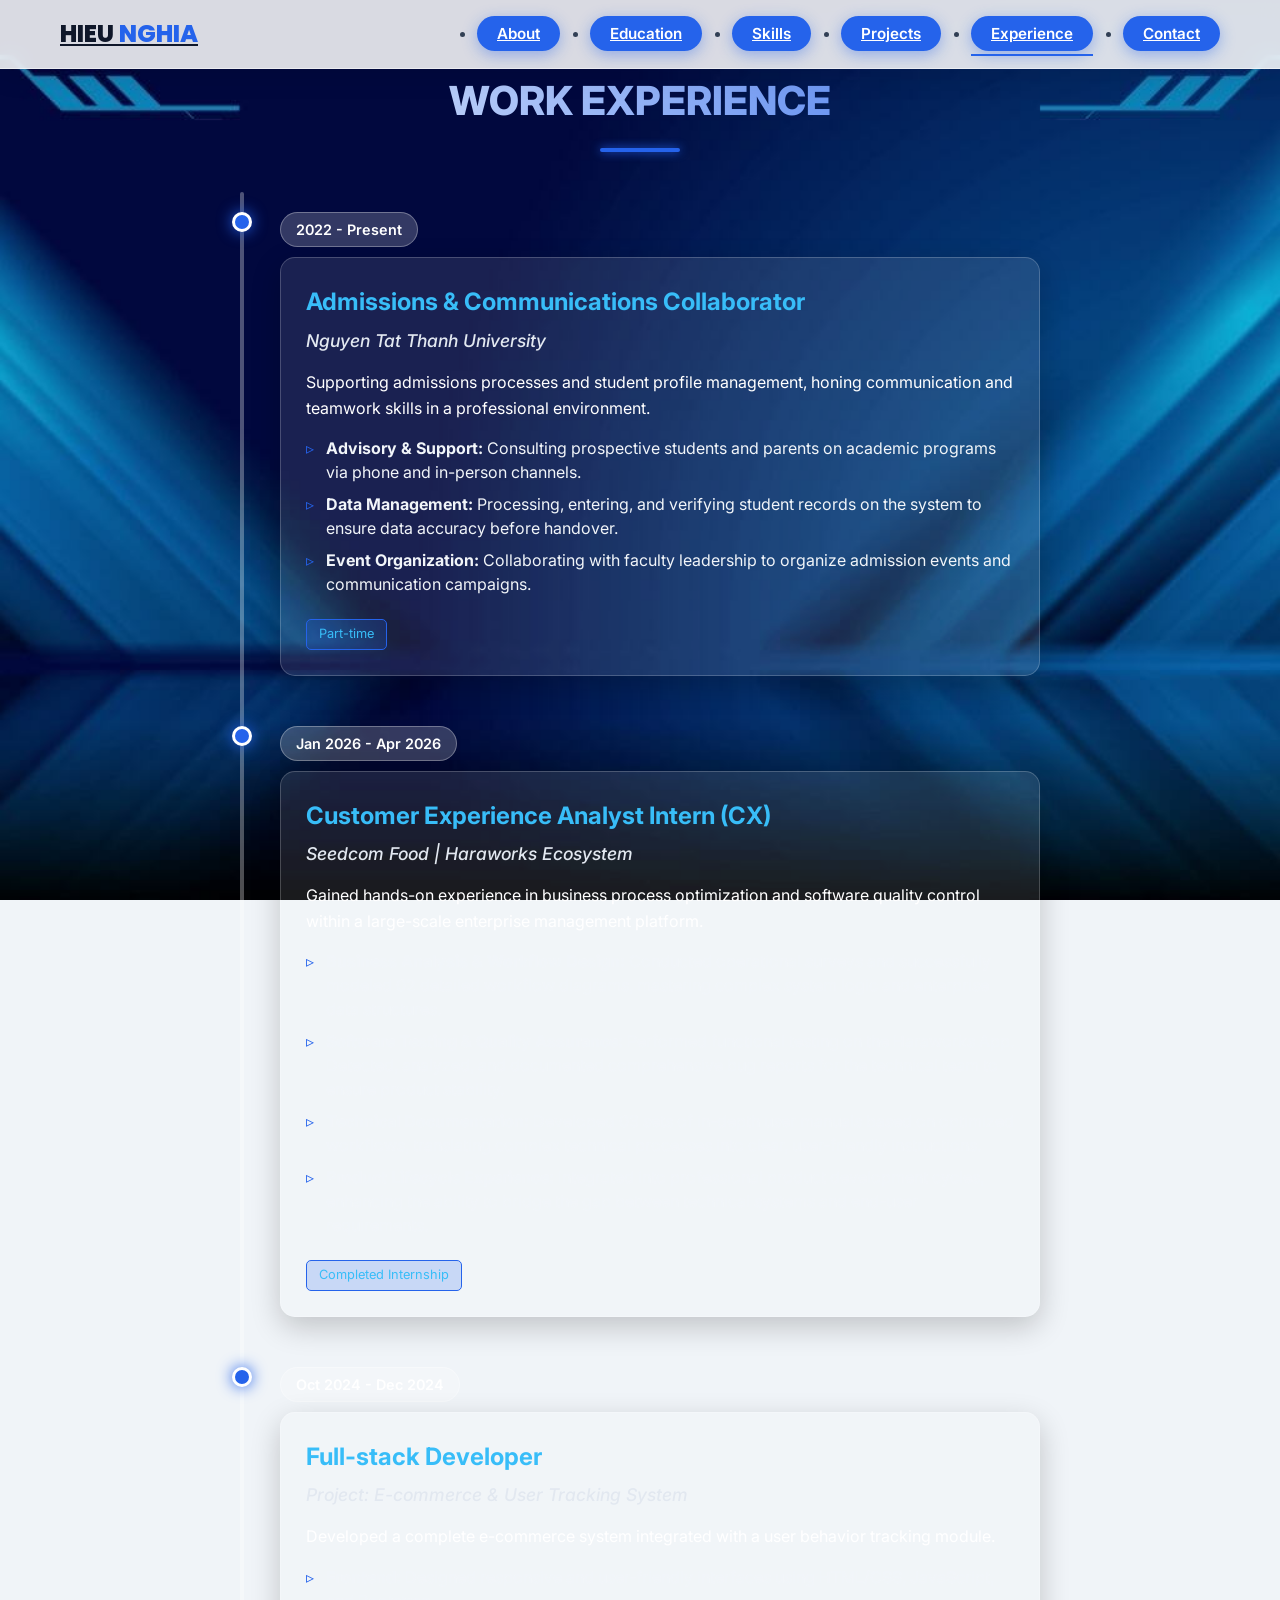
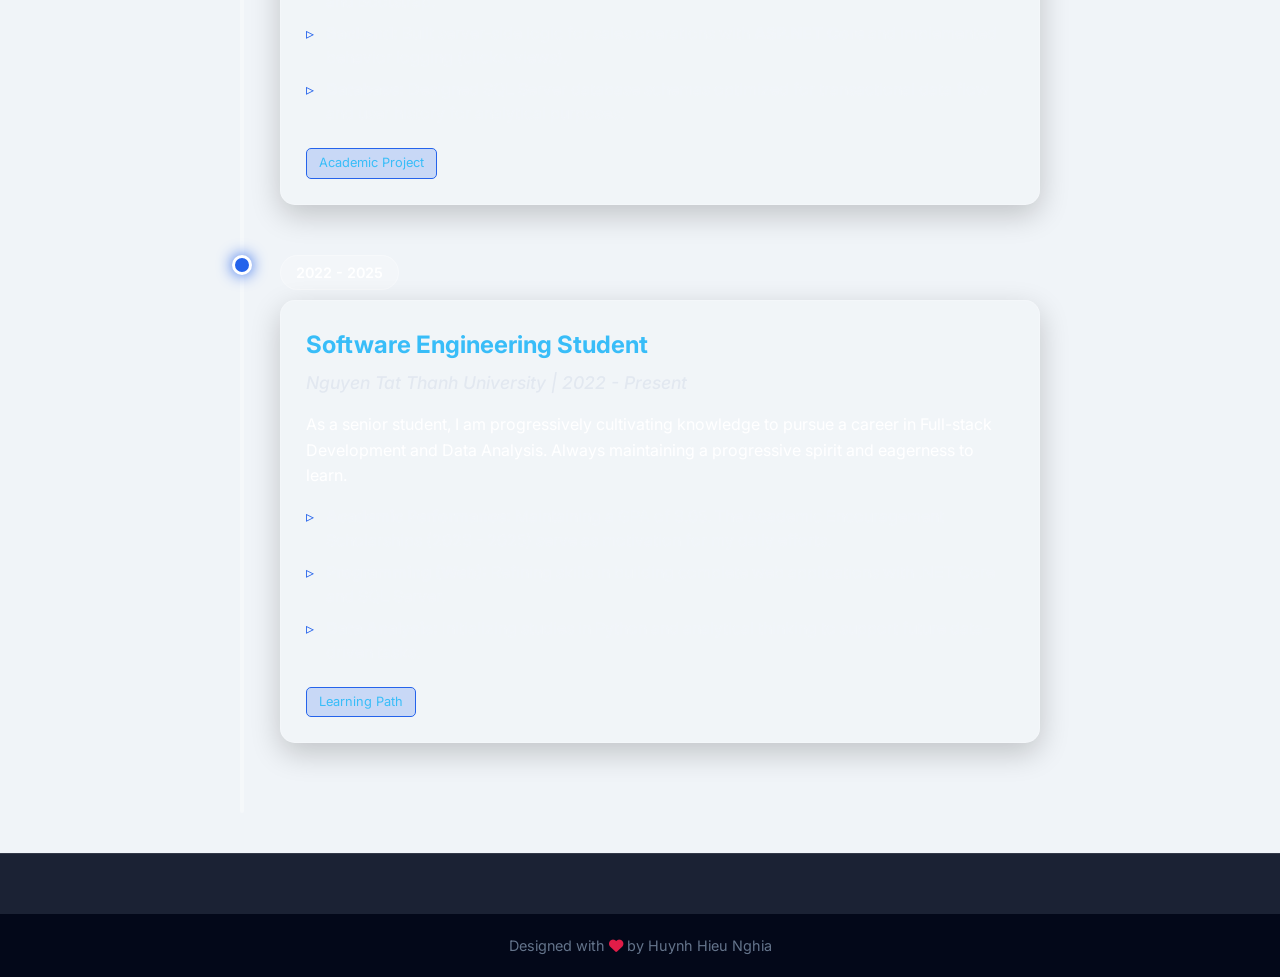
<file: CV/experience.html>
<!DOCTYPE html>
<html lang="en">
<head>
    <meta charset="UTF-8">
    <meta name="viewport" content="width=device-width, initial-scale=1.0">
    <title>Experience | Huynh Hieu Nghia</title>
    <link href="https://fonts.googleapis.com/css2?family=Inter:wght@400;600&family=Poppins:wght@600;700&display=swap" rel="stylesheet">
    <link rel="stylesheet" href="https://cdnjs.cloudflare.com/ajax/libs/font-awesome/6.4.0/css/all.min.css">
    
    <link rel="stylesheet" href="global.css">
    <link rel="stylesheet" href="experience.css">
</head>
<body>
    
    <header>
        <div class="container">
            <a href="index.html" class="logo">HIEU<span> NGHIA</span></a>
            <nav>
                <ul class="nav-links nav-buttons">
                    <li><a href="index.html" class="btn-nav">About</a></li>
                    <li><a href="education.html" class="btn-nav">Education</a></li>
                    <li><a href="skills.html" class="btn-nav">Skills</a></li>
                    <li><a href="projects.html" class="btn-nav">Projects</a></li>
                    <li><a href="experience.html" class="btn-nav active">Experience</a></li>
                    <li><a href="contact.html" class="btn-nav">Contact</a></li>
                </ul>
                <div class="hamburger"><i class="fas fa-bars"></i></div>
            </nav>
        </div>
    </header>

    <section class="section">
        <div class="container">
            <h2 class="section-title">Work Experience</h2>
            
            <div class="timeline">
                
                <div class="timeline-item">
                    <div class="timeline-dot"></div>
                    <div class="timeline-date">2022 - Present</div>
                    <div class="timeline-content">
                        <h3>Admissions & Communications Collaborator</h3>
                        <h4>Nguyen Tat Thanh University</h4>
                        <p>
                            Supporting admissions processes and student profile management, honing communication and teamwork skills in a professional environment.
                        </p>
                        <ul>
                            <li><strong>Advisory & Support:</strong> Consulting prospective students and parents on academic programs via phone and in-person channels.</li>
                            <li><strong>Data Management:</strong> Processing, entering, and verifying student records on the system to ensure data accuracy before handover.</li>
                            <li><strong>Event Organization:</strong> Collaborating with faculty leadership to organize admission events and communication campaigns.</li>
                        </ul>
                        <span class="badge">Part-time</span>
                    </div>
                </div>

                <div class="timeline-item">
                    <div class="timeline-dot"></div>
                    <div class="timeline-date">Jan 2026 - Apr 2026</div>
                    <div class="timeline-content">
                         <h3>Customer Experience Analyst Intern (CX)</h3>
                         <h4>Seedcom Food | Haraworks Ecosystem</h4>
                         <p>
                           Gained hands-on experience in business process optimization and software quality control within a large-scale enterprise management platform.
                         </p>
                         <ul>
                             <li><strong>Business Analysis & Workflow Design:</strong> Conducted operational surveys and successfully modeled 02 detailed workflow diagrams, mastering complex system logic and enterprise data structures.</li>
                             <li><strong>Software Testing & Quality Assurance:</strong> Performed functional testing on the Haraworks App. Detected, analyzed, and documented comprehensive bug reports for the technical team to ensure product stability.</li>
                             <li><strong>Technical Documentation:</strong> Developed 03 sets of in-depth user manuals based on optimized workflows, translating complex technical processes into clear, user-friendly instructions.</li>
                             <li><strong>Product Lifecycle Experience:</strong> Integrated into professional product development cycles, enhancing the ability to bridge the gap between technical systems and end-user requirements.</li>
                         </ul>
                         <span class="badge">Completed Internship</span>
                     </div>
                </div>

                <div class="timeline-item">
                    <div class="timeline-dot"></div>
                    <div class="timeline-date">Oct 2024 - Dec 2024</div>
                    <div class="timeline-content">
                        <h3>Full-stack Developer</h3>
                        <h4>Project: E-commerce & User Tracking System</h4>
                        <p>
                            Developed a complete e-commerce system integrated with a user behavior tracking module.
                        </p>
                        <ul>
                            <li><strong>Frontend:</strong> Designed responsive and user-friendly interfaces using HTML/CSS, JavaScript, and Bootstrap.</li>
                            <li><strong>Backend:</strong> Built server-side logic for sales operations with <strong>ASP.NET Core</strong> and implemented behavior logging (clicks, views).</li>
                            <li><strong>Database:</strong> Designed SQL Server database schemas optimized for transactional data flow and user history for analytical purposes.</li>
                        </ul>
                        <span class="badge">Academic Project</span>
                    </div>
                </div>

                <div class="timeline-item">
                    <div class="timeline-dot"></div>
                    <div class="timeline-date">2022 - 2025</div>
                    <div class="timeline-content">
                        <h3>Software Engineering Student</h3>
                        <h4>Nguyen Tat Thanh University | 2022 - Present</h4>
                        
                        <p>
                            As a senior student, I am progressively cultivating knowledge to pursue a career in Full-stack Development and Data Analysis. Always maintaining a progressive spirit and eagerness to learn.
                        </p>

                        <ul>
                            <li>
                                <strong>Academic Performance:</strong> 
                                Maintaining a GPA of 3.05. The Academic Encouragement Scholarships (2023 - 2025) serve as motivation for my daily efforts.
                            </li>
                            <li>
                                <strong>Programming (Web):</strong> 
                                Refining skills in building complete web applications with .NET Core and SQL Server.
                            </li>
                            <li>
                                <strong>Data Analysis:</strong> 
                                Initializing studies in Python and analytical thinking to support future data-driven tasks.
                            </li>
                        </ul>

                        <span class="badge">Learning Path</span>
                    </div>
                </div>

            </div>
        </div>
    </section>

    <footer>
        <div class="footer-bottom">
            <p>Designed with <i class="fas fa-heart" style="color: #e11d48;"></i> by Huynh Hieu Nghia</p>
        </div>
    </footer>
    
    <script src="script.js"></script>
</body>
</html>
</file>
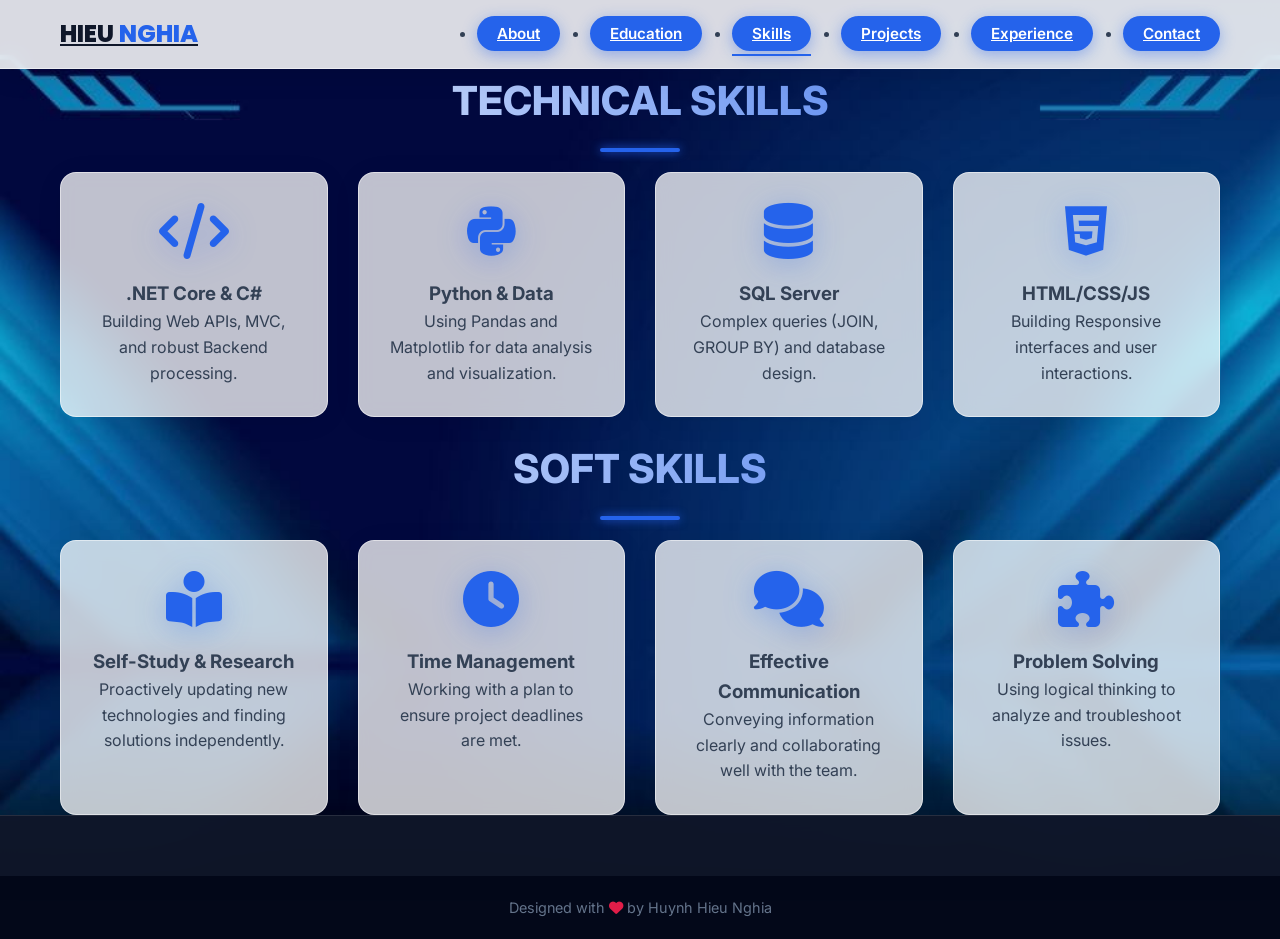
<file: CV/skills.html>
<!DOCTYPE html>
<html lang="en">
<head>
    <meta charset="UTF-8">
    <meta name="viewport" content="width=device-width, initial-scale=1.0">
    <title>Skills | Huynh Hieu Nghia</title>
    <link href="https://fonts.googleapis.com/css2?family=Inter:wght@400;600&family=Poppins:wght@600;700&display=swap" rel="stylesheet">
    <link rel="stylesheet" href="https://cdnjs.cloudflare.com/ajax/libs/font-awesome/6.4.0/css/all.min.css">
    <link rel="stylesheet" href="global.css">
    <link rel="stylesheet" href="skills.css">
</head>
<body class="global-bg">
    <header>
        <div class="container">
            <a href="index.html" class="logo">HIEU<span> NGHIA</span></a>
            <nav>
                <ul class="nav-links nav-buttons">
                    <li><a href="index.html" class="btn-nav">About</a></li>
                    <li><a href="education.html" class="btn-nav">Education</a></li>
                    <li><a href="skills.html" class="btn-nav active">Skills</a></li>
                    <li><a href="projects.html" class="btn-nav">Projects</a></li>
                    <li><a href="experience.html" class="btn-nav">Experience</a></li>
                    <li><a href="contact.html" class="btn-nav">Contact</a></li>
                </ul>
                <div class="hamburger"><i class="fas fa-bars"></i></div>
            </nav>
        </div>
    </header>

    <section class="section" style="padding-bottom: 20px;">
        <div class="container">
            <h2 class="section-title">Technical Skills</h2>
            
            <div class="skills-grid">
                <div class="skill-card">
                    <i class="fas fa-code"></i>
                    <h3>.NET Core & C#</h3>
                    <p>Building Web APIs, MVC, and robust Backend processing.</p>
                </div>

                <div class="skill-card">
                    <i class="fab fa-python"></i>
                    <h3>Python & Data</h3>
                    <p>Using Pandas and Matplotlib for data analysis and visualization.</p>
                </div>

                <div class="skill-card">
                    <i class="fas fa-database"></i>
                    <h3>SQL Server</h3>
                    <p>Complex queries (JOIN, GROUP BY) and database design.</p>
                </div>

                <div class="skill-card">
                    <i class="fab fa-html5"></i>
                    <h3>HTML/CSS/JS</h3>
                    <p>Building Responsive interfaces and user interactions.</p>
                </div>
            </div>
        </div>
    </section>

    <section class="section bg-light">
        <div class="container">
            <h2 class="section-title">Soft Skills</h2>
            
            <div class="skills-grid">
                <div class="skill-card">
                    <i class="fas fa-book-reader"></i>
                    <h3>Self-Study & Research</h3>
                    <p>Proactively updating new technologies and finding solutions independently.</p>
                </div>

                <div class="skill-card">
                    <i class="fas fa-clock"></i>
                    <h3>Time Management</h3>
                    <p>Working with a plan to ensure project deadlines are met.</p>
                </div>

                <div class="skill-card">
                    <i class="fas fa-comments"></i>
                    <h3>Effective Communication</h3>
                    <p>Conveying information clearly and collaborating well with the team.</p>
                </div>

                <div class="skill-card">
                    <i class="fas fa-puzzle-piece"></i>
                    <h3>Problem Solving</h3>
                    <p>Using logical thinking to analyze and troubleshoot issues.</p>
                </div>
            </div>
        </div>
    </section>

    <footer>
        <div class="footer-bottom">
            <p>Designed with <i class="fas fa-heart" style="color: #e11d48;"></i> by Huynh Hieu Nghia</p>
        </div>
    </footer>
    
    <script src="script.js"></script>
</body>
</html>
</file>
<file: global.css>
/* =========================================
   1. CẤU HÌNH CƠ BẢN & NỀN (GLOBAL)
   ========================================= */
:root {
    --primary-color: #2563eb;       /* Xanh dương đậm */
    --highlight-color: #38bdf8;     /* Xanh ngọc sáng (Dùng làm điểm nhấn thay cam) */
    
    --secondary-color: #64748b;
    --dark-color: #0f172a;
    --text-color: #334155;
    --glass-bg: rgba(255, 255, 255, 0.75);
    --glass-border: rgba(255, 255, 255, 0.5);
    --white: #ffffff;
    --transition: all 0.4s cubic-bezier(0.175, 0.885, 0.32, 1.275);
}

* { margin: 0; padding: 0; box-sizing: border-box; }
html { scroll-behavior: smooth; }

/* Bôi đen văn bản: Màu xanh ngọc */
::selection {
    background: var(--highlight-color);
    color: #fff;
}

body {
    font-family: 'Inter', sans-serif;
    color: var(--text-color);
    line-height: 1.6;
    
    /* Ảnh nền */
    background: url('assets/images/5.jpg') no-repeat center center fixed;
    background-size: cover;
    background-color: #f0f4f8;
}

body { animation: fadeInPage 1s ease-out; }
@keyframes fadeInPage { from { opacity: 0; transform: translateY(20px); } to { opacity: 1; transform: translateY(0); } }

.container { max-width: 1200px; margin: 0 auto; padding: 0 20px; }

/* HEADER */
header {
    background: rgba(255, 255, 255, 0.85);
    padding: 15px 0;
    position: sticky; top: 0; z-index: 1000;
    box-shadow: 0 4px 30px rgba(0, 0, 0, 0.1);
    backdrop-filter: blur(10px);
    -webkit-backdrop-filter: blur(10px);
    border-bottom: 1px solid var(--glass-border);
}

header .container { display: flex; justify-content: space-between; align-items: center; }
.logo { font-size: 1.5rem; font-weight: 800; color: var(--dark-color); font-family: 'Poppins', sans-serif; }
.logo span { color: var(--primary-color); }

.nav-links { display: flex; align-items: center; gap: 30px; }
.nav-links a { font-weight: 600; font-size: 0.95rem; transition: var(--transition); position: relative; }
.nav-links a:hover, .nav-links a.active { color: var(--primary-color); }
.nav-links a.active::after {
    content: ''; position: absolute; width: 100%; height: 2px;
    bottom: -5px; left: 0; background-color: var(--primary-color);
}

.btn-nav { padding: 8px 20px; background: var(--primary-color); color: var(--white) !important; border-radius: 50px; box-shadow: 0 4px 15px rgba(37, 99, 235, 0.4); }
.btn-nav:hover { transform: translateY(-3px); }

/* FOOTER */
footer { 
    background: rgba(15, 23, 42, 0.95);
    color: #cbd5e1; padding-top: 60px; 
    backdrop-filter: blur(10px);
    border-top: 1px solid rgba(255,255,255,0.1);
}
.footer-content { display: flex; justify-content: space-between; margin-bottom: 40px; flex-wrap: wrap; gap: 40px; }
.footer-left h3 { color: var(--white); font-size: 1.8rem; margin-bottom: 15px; }
.footer-left p { max-width: 400px; color: var(--secondary-color); }
.contact-item { display: flex; align-items: center; gap: 15px; margin-bottom: 15px; font-size: 1rem; }
.contact-item i { color: var(--primary-color); }
.contact-item a:hover { color: var(--white); }
.footer-bottom { background: rgba(2, 6, 23, 0.9); text-align: center; padding: 20px; font-size: 0.9rem; color: var(--secondary-color); }
.hamburger { display: none; font-size: 1.5rem; cursor: pointer; color: var(--dark-color); }

/* Responsive giữ nguyên */
@media (max-width: 768px) {
    .hamburger { display: block; z-index: 1001; }
    .nav-links {
        position: fixed; right: 0; top: 0; height: 100vh; width: 70%;
        background-color: rgba(255, 255, 255, 0.95);
        backdrop-filter: blur(15px);
        display: flex; flex-direction: column;
        align-items: center; justify-content: center;
        transform: translateX(100%); transition: transform 0.4s ease-in-out;
        box-shadow: -5px 0 15px rgba(0,0,0,0.1); z-index: 1000;
    }
    .nav-links.active { transform: translateX(0%); }
    .nav-links li { margin: 15px 0; }
    .footer-content { flex-direction: column; text-align: center; }
    .footer-right { display: flex; flex-direction: column; align-items: center; }
}

.btn { padding: 12px 30px; border-radius: 8px; font-weight: 600; cursor: pointer; transition: var(--transition); display: inline-flex; align-items: center; gap: 8px; border: none; font-size: 1rem;}

/* --- NÚT BẤM (CẬP NHẬT GIAO DIỆN BO TRÒN) --- */
.btn { 
    padding: 10px 25px; 
    border-radius: 50px; /* Bo tròn giống nút trên menu */
    font-weight: 600; 
    cursor: pointer; 
    transition: var(--transition); 
    display: inline-flex; 
    align-items: center; 
    justify-content: center;
    gap: 8px; 
    font-size: 0.95rem;
    text-decoration: none; /* Đảm bảo thẻ a không bị gạch chân */
}

/* 1. Nút Chính (Màu xanh - Giống nút Liên Hệ) */
.btn-primary { 
    background: var(--primary-color);
    color: var(--white); 
    border: none;
    box-shadow: 0 4px 15px rgba(37, 99, 235, 0.4); 
}

.btn-primary:hover { 
    transform: translateY(-3px); 
    box-shadow: 0 8px 25px rgba(37, 99, 235, 0.5); 
    background: #1d4ed8; /* Màu đậm hơn khi di chuột */
}

/* 2. Nút Phụ (Viền - Dùng cho nút Tải CV) */
.btn-outline {
    background: transparent;
    border: 2px solid var(--primary-color);
    color: var(--primary-color);
    box-shadow: none;
}

.btn-outline:hover {
    background: var(--primary-color);
    color: var(--white);
    transform: translateY(-3px);
    box-shadow: 0 4px 15px rgba(37, 99, 235, 0.3);
}

/* --- HIỆU ỨNG TIÊU ĐỀ (METALLIC SHINE - BẠC XANH) --- */
.section-title { 
    text-align: center; 
    font-size: 2.5rem;
    margin-bottom: 20px; 
    position: relative; 
    font-weight: 800;
    text-transform: uppercase;
    
    /* --- PHẦN CHỈNH SỬA --- */
    background: linear-gradient(
        to right,
        #ffffff 0%,           /* Bắt đầu bằng màu Trắng */
        var(--primary-color) 50%, /* Giữa là màu Xanh (Hiệu ứng bóng) */
        #ffffff 100%          /* Kết thúc bằng màu Trắng */
    );
    /* ----------------------- */

    background-size: 200% auto;
    background-clip: text;
    -webkit-background-clip: text;
    -webkit-text-fill-color: transparent;
    
    /* Giữ nguyên animation cũ */
    animation: shineTextGlobal 3s linear infinite;
}

.section-title::after { 
    content: ''; display: block; width: 80px; height: 4px; 
    background: var(--primary-color); margin: 15px auto 0; 
    border-radius: 2px; 
    box-shadow: 0 0 10px var(--primary-color);
}

@keyframes shineTextGlobal { to { background-position: 200% center; } }

/* --- THANH CUỘN: MÀU XANH NHẠT --- */
::-webkit-scrollbar { width: 10px; }
::-webkit-scrollbar-track { background: #f1f1f1; }
::-webkit-scrollbar-thumb {
    background: #94a3b8; /* Xám xanh */
    border-radius: 5px;
}
::-webkit-scrollbar-thumb:hover { background: var(--primary-color); }
</file>
<file: home.css>
/* --- HERO SECTION --- */
.hero { padding: 100px 0; display: flex; align-items: center; min-height: 90vh; overflow: hidden; }
.hero-container { display: flex; align-items: center; justify-content: space-between; width: 100%; position: relative; z-index: 1; }
.hero-content { flex: 1; padding-right: 50px; }

/* 1. GREETING */
.greeting {
    font-size: 1.1rem; font-weight: 700; color: var(--primary-color);
    background: rgba(255, 255, 255, 0.95);
    padding: 8px 20px; border-radius: 30px;
    display: inline-block; margin-bottom: 20px;
    box-shadow: 0 0 20px rgba(255, 255, 255, 0.2);
    border: 1px solid rgba(255, 255, 255, 0.5);
    text-transform: uppercase; letter-spacing: 1px;
    animation: pulseGlow 2s infinite; 
}

@keyframes pulseGlow {
    0% { box-shadow: 0 0 0 0 rgba(37, 99, 235, 0.4); }
    70% { box-shadow: 0 0 0 10px rgba(37, 99, 235, 0); }
    100% { box-shadow: 0 0 0 0 rgba(37, 99, 235, 0); }
}

/* --- HIỆU ỨNG GÕ PHÍM CHO DÒNG 'XIN CHÀO' --- */
.greeting-text {
    display: inline-block;
    vertical-align: bottom;
    overflow: hidden;
    
    white-space: nowrap;
    width: 0;
    max-width: fit-content;
    
    /* Animation: 
       - typing: Chạy trong 2.5s, giữ nguyên kết quả (forwards) 
       - blink: Nhấp nháy liên tục (infinite)
    */
    animation: 
        typing 2.5s steps(22) forwards, 
        blink-caret-blue 0.75s step-end infinite;
}

@keyframes blink-caret-blue {
    from, to { border-color: transparent }
    50% { border-color: var(--primary-color); }
}

/* --- 2. NAME: CHẠY SAU (DELAY) & DỪNG LẠI --- */
.name { 
    font-size: 4rem; 
    line-height: 1.2; 
    margin-bottom: 15px; 
    font-weight: 800;
    color: #ffffff;
    
    text-shadow: 
        0 0 10px rgba(255, 255, 255, 0.5),
        0 0 20px rgba(255, 255, 255, 0.3),
        0 0 40px rgba(37, 99, 235, 0.5);

    /* CẤU HÌNH KHUNG */
    display: inline-block;
    vertical-align: bottom;
    overflow: hidden; 
    
    /* Ẩn con trỏ lúc đầu (transparent) */
    border-right: 4px solid transparent; 
    
    white-space: nowrap; 
    width: 0; 
    max-width: fit-content;
    transform: none !important; 
    
    /* Animation:
       - typing: Chờ 2.5s -> Chạy trong 2s -> Dừng lại (forwards)
       - blink: Chờ 2.5s -> Nhấp nháy liên tục
    */
    animation: 
        typing 2s steps(16) 2.5s forwards, 
        blink-caret 0.75s step-end 2.5s infinite;
}

/* QUY TRÌNH GÕ ĐƠN GIẢN (0 -> 100%) */
@keyframes typing {
    from { width: 0; }
    to { width: 100%; }
}

/* Responsive */
@media (max-width: 768px) {
    .name { 
        font-size: 2.2rem; 
        white-space: nowrap; 
    }
}

/* 3. JOB TITLE */
.job-title { 
    font-size: 1.8rem; color: #e2e8f0; margin-bottom: 25px; font-weight: 600;
    display: inline-block; position: relative;
    text-shadow: 0 2px 4px rgba(0,0,0,0.3);
}

/* 4. DESCRIPTION */
.description { 
    font-size: 1.15rem; margin-bottom: 40px; max-width: 550px; font-weight: 500;
    color: #f1f5f9;
    text-shadow: 0 1px 2px rgba(0,0,0,0.5);
    background: rgba(0, 0, 0, 0.2); padding: 10px; border-radius: 10px;
    backdrop-filter: blur(2px);
}

/* BUTTONS */
.cta-group { display: flex; gap: 20px; margin-bottom: 40px; flex-wrap: wrap; }

.btn-primary {
    background: linear-gradient(135deg, var(--primary-color), #1d4ed8);
    color: var(--white);
    box-shadow: 0 0 20px rgba(37, 99, 235, 0.4);
    border: 1px solid rgba(255,255,255,0.3);
}
.btn-primary:hover {
    box-shadow: 0 0 30px rgba(37, 99, 235, 0.7);
    transform: translateY(-5px) scale(1.05);
}

.btn-outline { 
    border: 2px solid #ffffff; color: #ffffff; 
    background: rgba(255,255,255,0.1); backdrop-filter: blur(5px);
}
.btn-outline:hover { 
    background: #ffffff; color: var(--primary-color); 
    transform: translateY(-5px); box-shadow: 0 0 20px rgba(255, 255, 255, 0.4);
}

/* Dropdown */
.dropdown { position: relative; display: inline-block; }
.dropdown-content {
    display: none; position: absolute; 
    background: rgba(255, 255, 255, 0.95); backdrop-filter: blur(20px);
    min-width: 240px; box-shadow: 0 20px 60px rgba(0,0,0,0.3);
    border-radius: 16px; z-index: 100; top: 125%; left: 0; overflow: hidden;
}
.dropdown-content a { 
    color: var(--dark-color); padding: 15px 25px; display: block; 
    font-size: 1rem; transition: 0.3s; font-weight: 500;
}
.dropdown-content a:hover { 
    background: linear-gradient(90deg, #eff6ff, #ffffff); 
    color: var(--primary-color); padding-left: 35px; 
}
.show { display: block; animation: fadeInDropdown 0.4s cubic-bezier(0.34, 1.56, 0.64, 1); }

@keyframes fadeInDropdown {
    from { opacity: 0; transform: translateY(20px) scale(0.95); }
    to { opacity: 1; transform: translateY(0) scale(1); }
}

/* HERO IMAGE */
.hero-image { flex: 1; display: flex; justify-content: flex-end; position: relative; }
.img-wrapper { position: relative; z-index: 2; }

.img-wrapper::before {
    content: ''; position: absolute;
    top: -20px; left: -20px; right: -20px; bottom: -20px;
    border-radius: 35% 65% 65% 35% / 35% 35% 65% 65%;
    background: linear-gradient(to right, #60a5fa, #ffffff); 
    opacity: 0.3; z-index: -1; filter: blur(20px);
    animation: rotateGradient 8s linear infinite;
}

.img-wrapper img {
    width: 380px; height: 380px; object-fit: cover;
    border-radius: 30% 70% 70% 30% / 30% 30% 70% 70%;
    border: 3px solid rgba(255, 255, 255, 0.9);
    box-shadow: 0 0 30px rgba(255, 255, 255, 0.2), inset 0 0 0 5px rgba(255,255,255,0.2);
    animation: float 6s ease-in-out infinite;
    background: rgba(255,255,255,0.1); backdrop-filter: blur(5px);
}

@keyframes float { 
    0% { transform: translateY(0px) rotate(0deg); border-radius: 30% 70% 70% 30% / 30% 30% 70% 70%; } 
    50% { transform: translateY(-25px) rotate(2deg); border-radius: 50% 50% 50% 50% / 50% 50% 50% 50%; } 
    100% { transform: translateY(0px) rotate(0deg); border-radius: 30% 70% 70% 30% / 30% 30% 70% 70%; } 
}
@keyframes rotateGradient { 0% { transform: rotate(0deg); } 100% { transform: rotate(360deg); } }

/* SOCIAL ICONS */
.social-icons a { 
    font-size: 1.5rem; margin-right: 20px; color: #ffffff; 
    transition: all 0.3s cubic-bezier(0.175, 0.885, 0.32, 1.275);
    width: 50px; height: 50px;
    display: inline-flex; align-items: center; justify-content: center;
    background: rgba(255, 255, 255, 0.1);
    border: 1px solid rgba(255, 255, 255, 0.3);
    border-radius: 50%;
    box-shadow: 0 4px 10px rgba(0,0,0,0.1);
    backdrop-filter: blur(5px);
}
.social-icons a:hover { 
    background: #ffffff; color: var(--primary-color); 
    transform: translateY(-5px) scale(1.1);
    box-shadow: 0 0 20px rgba(255, 255, 255, 0.5);
    border-color: #ffffff;
}

@media (max-width: 768px) {
    .hero-container { flex-direction: column-reverse; text-align: center; }
    .hero-content { padding-right: 0; margin-top: 50px; }
    .hero-image { justify-content: center; width: 100%; }
    .img-wrapper img { width: 300px; height: 300px; }
    .cta-group { justify-content: center; flex-direction: column; align-items: center; width: 100%; }
    .btn, .dropdown, .dropdown button { width: 100%; max-width: 320px; justify-content: center; }
    .name { font-size: 2.8rem; }
    .dropdown-content { position: relative; top: 10px; width: 100%; box-shadow: none; border: 1px dashed var(--primary-color); background: #fff; }
}
</file>
<file: contact.css>
.section-subtitle {
    text-align: center; max-width: 600px; margin: -10px auto 50px; 
    color: var(--secondary-color); font-weight: 500;
    background: rgb(255, 255, 255); padding: 10px; border-radius: 10px; /* Nền mờ cho chữ dễ đọc */
}

.contact-wrapper { display: flex; justify-content: space-between; gap: 50px; flex-wrap: wrap; }

/* CỘT TRÁI */
.contact-info-box { 
    /* Giới hạn chiều rộng tối đa để không bị thừa mảng trắng */
    max-width: 550px; 
    width: 100%;
    margin: 0 auto; /* Căn giữa toàn bộ box */

    background: var(--glass-bg); backdrop-filter: blur(10px);
    padding: 35px; border-radius: 20px; border: 1px solid var(--glass-border);
}

.contact-info-box h3 { font-size: 1.5rem; margin-bottom: 15px; color: var(--primary-color); }
.info-item { display: flex; align-items: center; gap: 20px; margin-bottom: 25px; }
.icon-box {
    width: 55px; height: 55px; background: rgba(37, 99, 235, 0.1);
    color: var(--primary-color); border-radius: 50%;
    display: flex; align-items: center; justify-content: center;
    font-size: 1.3rem; transition: var(--transition);
    box-shadow: 0 5px 15px rgba(37, 99, 235, 0.1);
}
.info-item:hover .icon-box { background: var(--primary-color); color: var(--white); transform: rotate(360deg) scale(1.1); }


/* Social Icons */
.social-links-contact { margin-top: 40px; display: flex; gap: 15px; }
.social-links-contact a {
    width: 45px; height: 45px; background: #fff;
    border: none; border-radius: 50%;
    display: flex; align-items: center; justify-content: center;
    color: var(--dark-color); transition: var(--transition); font-size: 1.2rem;
    box-shadow: 0 5px 15px rgba(0,0,0,0.1);
}
.social-links-contact a:hover {
    background: var(--primary-color); color: var(--white);
    transform: translateY(-5px) scale(1.1);
}

@media (max-width: 768px) {
    .contact-wrapper { flex-direction: column; gap: 30px; }
    .contact-form, .contact-info-box { padding: 25px; }
}
</file>
<file: education.css>
/* --- KHAI BÁO BIẾN (Nếu bên global.css chưa có thì dùng cái này) --- */
:root {
    --primary-color: #3b82f6;    /* Màu xanh dương chủ đạo */
    --highlight-color: #2dd4bf;  /* Màu xanh ngọc điểm nhấn */
    --text-color: #ffffff;       /* Màu chữ trắng */
    --glass-bg: rgba(255, 255, 255, 0.05); /* Nền kính mờ */
    --glass-border: rgba(255, 255, 255, 0.1); /* Viền kính */
}

/* --- TIMELINE STYLES --- */

/* Container chính */
.timeline {
    position: relative;
    max-width: 900px; /* Tăng nhẹ độ rộng để thoáng hơn */
    margin: 40px auto;
    padding: 20px 0;
}

/* Đường kẻ dọc (Trục thời gian) */
.timeline::before {
    content: '';
    position: absolute;
    left: 0;
    top: 0;
    width: 3px; /* Mỏng lại một chút cho tinh tế */
    height: 100%;
    background: linear-gradient(to bottom, transparent, var(--primary-color), transparent); /* Hiệu ứng gradient mờ 2 đầu */
    border-radius: 2px;
}

/* Các item trong timeline */
.timeline-item {
    position: relative;
    margin-bottom: 60px;
    padding-left: 45px;
    opacity: 0;
    animation: slideInRight 0.8s cubic-bezier(0.25, 0.46, 0.45, 0.94) forwards; /* Easing mượt hơn */
}

/* Hiệu ứng xuất hiện lần lượt (Stagger) */
.timeline-item:nth-child(1) { animation-delay: 0.2s; }
.timeline-item:nth-child(2) { animation-delay: 0.4s; }
.timeline-item:nth-child(3) { animation-delay: 0.6s; }

@keyframes slideInRight {
    from { 
        opacity: 0; 
        transform: translateX(30px); /* Giảm khoảng cách trượt để đỡ chóng mặt */
    }
    to { 
        opacity: 1; 
        transform: translateX(0); 
    }
}

/* Chấm tròn trên dòng kẻ */
.timeline-dot {
    position: absolute;
    left: -9px; /* Căn chỉnh lại theo độ rộng line mới */
    top: 0;
    width: 21px;
    height: 21px;
    border-radius: 50%;
    background: var(--primary-color);
    border: 4px solid #0f172a; /* Dùng màu nền tối làm viền để cắt đường kẻ */
    box-shadow: 0 0 0 2px var(--primary-color); /* Tạo hiệu ứng viền đôi */
    z-index: 2;
    transition: transform 0.3s ease;
}

/* Hiệu ứng khi hover vào item thì dot to lên */
.timeline-item:hover .timeline-dot {
    transform: scale(1.3);
    background: var(--highlight-color);
    box-shadow: 0 0 15px var(--highlight-color);
}

/* Phần hiển thị thời gian */
.timeline-date {
    display: inline-block;
    background: var(--glass-bg);
    backdrop-filter: blur(5px);
    -webkit-backdrop-filter: blur(5px);
    color: var(--highlight-color);
    padding: 6px 16px;
    border-radius: 50px;
    font-weight: 600;
    font-size: 0.85rem;
    margin-bottom: 15px;
    border: 1px solid var(--glass-border);
    letter-spacing: 0.5px;
}

/* Nội dung chi tiết (Card Glassmorphism) */
.timeline-content {
    background: var(--glass-bg);
    backdrop-filter: blur(12px);
    -webkit-backdrop-filter: blur(12px); /* Hỗ trợ Safari */
    padding: 30px;
    border-radius: 16px;
    border: 1px solid var(--glass-border);
    box-shadow: 0 4px 30px rgba(0, 0, 0, 0.1);
    color: var(--text-color);
    transition: all 0.4s ease;
}

.timeline-content:hover {
    transform: translateY(-5px);
    background: rgba(255, 255, 255, 0.08); /* Sáng hơn chút khi hover */
    border-color: rgba(255, 255, 255, 0.3);
    box-shadow: 0 20px 40px rgba(0, 0, 0, 0.2);
}

.timeline-content h3 {
    font-size: 1.6rem;
    color: var(--highlight-color);
    margin-bottom: 5px;
    font-weight: 700;
}

.timeline-content h4 {
    font-size: 1.1rem;
    color: #cbd5e1; /* Màu xám sáng nhẹ */
    font-weight: 500;
    margin-bottom: 20px;
    border-bottom: 1px solid var(--glass-border);
    padding-bottom: 10px;
    display: inline-block;
}

.timeline-content p {
    color: #e2e8f0;
    line-height: 1.6;
    margin-bottom: 15px;
}

.timeline-content ul {
    list-style-type: none;
    margin-top: 15px;
}

.timeline-content ul li {
    position: relative;
    padding-left: 25px;
    margin-bottom: 10px;
    line-height: 1.5;
    color: #f1f5f9;
}

/* Icon mũi tên danh sách */
.timeline-content ul li::before {
    content: '\f054'; /* Mã icon Chevron Right của FontAwesome */
    font-family: 'Font Awesome 6 Free';
    font-weight: 900;
    position: absolute;
    left: 0;
    top: 2px;
    font-size: 0.8rem;
    color: var(--primary-color);
    transition: left 0.3s ease;
}

.timeline-content:hover ul li::before {
    left: 3px; /* Hiệu ứng icon dịch chuyển nhẹ khi hover card */
}

/* Badge (Chứng chỉ/Loại hình) */
.badge {
    display: inline-flex;
    align-items: center;
    margin-top: 20px;
    font-size: 0.75rem;
    padding: 6px 14px;
    border-radius: 30px;
    background: rgba(59, 130, 246, 0.15); /* Màu nền badge theo primary color */
    color: var(--highlight-color);
    border: 1px solid var(--primary-color);
    font-weight: 600;
    text-transform: uppercase;
    letter-spacing: 1px;
}

/* --- RESPONSIVE --- */
@media (max-width: 768px) {
    .timeline {
        padding-left: 10px;
        padding-right: 10px;
    }

    .timeline::before { 
        left: 20px; 
    }
    
    .timeline-dot { 
        left: 11px; /* Căn giữa với đường kẻ ở vị trí 20px */
    }
    
    .timeline-item { 
        padding-left: 55px; /* Đẩy nội dung ra xa đường kẻ */
        margin-bottom: 40px;
    }
    
    .timeline-content {
        padding: 20px;
    }

    .timeline-content h3 { 
        font-size: 1.3rem; 
    }
    
    .timeline-content h4 {
        font-size: 1rem;
    }
}
</file>
<file: experience.css>
/* Container của Timeline */
.timeline {
    position: relative;
    max-width: 800px;
    margin: 40px auto;
    padding: 20px 0;
}

/* Đường kẻ dọc ở giữa (hoặc bên trái) */
.timeline::before {
    content: '';
    position: absolute;
    left: 0;
    top: 0;
    width: 4px;
    height: 100%;
    background: rgba(255, 255, 255, 0.3);
    border-radius: 2px;
}

/* Các item trong timeline */
.timeline-item {
    position: relative;
    margin-bottom: 50px;
    padding-left: 40px; /* Cách lề trái để chừa chỗ cho đường kẻ */
    opacity: 0;
    animation: slideInRight 0.8s forwards;
}

/* Hiệu ứng xuất hiện lần lượt */
.timeline-item:nth-child(1) { animation-delay: 0.2s; }
.timeline-item:nth-child(2) { animation-delay: 0.4s; }
.timeline-item:nth-child(3) { animation-delay: 0.6s; }

@keyframes slideInRight {
    from { opacity: 0; transform: translateX(50px); }
    to { opacity: 1; transform: translateX(0); }
}

/* Chấm tròn trên dòng kẻ */
.timeline-dot {
    position: absolute;
    left: -8px; /* Căn chỉnh sao cho nằm giữa đường kẻ */
    top: 0;
    width: 20px;
    height: 20px;
    border-radius: 50%;
    background: var(--primary-color);
    border: 3px solid #fff;
    box-shadow: 0 0 15px var(--primary-color);
    z-index: 2;
}

/* Phần hiển thị thời gian */
.timeline-date {
    display: inline-block;
    background: rgba(255, 255, 255, 0.2);
    backdrop-filter: blur(5px);
    color: #fff;
    padding: 5px 15px;
    border-radius: 20px;
    font-weight: 600;
    font-size: 0.9rem;
    margin-bottom: 10px;
    border: 1px solid rgba(255, 255, 255, 0.3);
}

/* Nội dung chi tiết (Card) */
.timeline-content {
    background: rgba(255, 255, 255, 0.1);
    backdrop-filter: blur(10px);
    padding: 25px;
    border-radius: 15px;
    border: 1px solid rgba(255, 255, 255, 0.2);
    box-shadow: 0 10px 30px rgba(0, 0, 0, 0.2);
    color: #fff;
    transition: transform 0.3s ease;
}

.timeline-content:hover {
    transform: translateY(-5px);
    background: rgba(255, 255, 255, 0.15);
    border-color: rgba(255, 255, 255, 0.5);
    box-shadow: 0 15px 40px rgba(37, 99, 235, 0.2);
}

.timeline-content h3 {
    font-size: 1.5rem;
    color: var(--highlight-color); /* Màu xanh ngọc */
    margin-bottom: 5px;
}

.timeline-content h4 {
    font-size: 1.1rem;
    color: #e2e8f0;
    font-weight: 500;
    margin-bottom: 15px;
    font-style: italic;
}

.timeline-content ul {
    list-style-type: none;
    margin-top: 15px;
}

.timeline-content ul li {
    position: relative;
    padding-left: 20px;
    margin-bottom: 8px;
    line-height: 1.5;
    color: #f1f5f9;
}

.timeline-content ul li::before {
    content: '▹';
    position: absolute;
    left: 0;
    color: var(--primary-color);
}

/* Badge (Loại hình công việc) */
.badge {
    display: inline-block;
    margin-top: 15px;
    font-size: 0.8rem;
    padding: 4px 12px;
    border-radius: 5px;
    background: rgba(37, 99, 235, 0.2);
    color: var(--highlight-color);
    border: 1px solid var(--primary-color);
}

/* Responsive cho điện thoại */
@media (max-width: 768px) {
    .timeline::before { left: 20px; }
    .timeline-dot { left: 12px; }
    .timeline-item { padding-left: 50px; }
    .timeline-content h3 { font-size: 1.3rem; }
}
</file>
<file: projects.css>
.project-grid {
    display: grid; grid-template-columns: repeat(auto-fit, minmax(320px, 1fr)); gap: 40px;
}

.project-card {
    background: var(--glass-bg); /* Nền kính */
    backdrop-filter: blur(10px);
    border-radius: 20px; overflow: hidden;
    box-shadow: 0 10px 30px rgba(0,0,0,0.05);
    transition: all 0.4s ease;
    border: 1px solid var(--glass-border);
}

.project-card:hover { 
    transform: translateY(-10px); 
    box-shadow: 0 20px 50px rgba(0,0,0,0.15);
    background: #fff;
}

.project-img { overflow: hidden; height: 220px; }
.project-img img { 
    width: 100%; height: 100%; object-fit: cover; 
    transition: transform 0.5s ease;
}
.project-card:hover .project-img img { transform: scale(1.1); /* Phóng to ảnh khi hover */ }

.project-info { padding: 25px; }
.project-info h3 { margin-bottom: 10px; font-size: 1.3rem; color: var(--primary-color); }
.project-info p { color: var(--text-color); font-size: 0.95rem; }

.tech-tags { margin: 15px 0; }
.tech-tags span {
    background: rgba(37, 99, 235, 0.1); color: var(--primary-color);
    font-size: 0.8rem; padding: 5px 12px;
    border-radius: 20px; margin-right: 5px; font-weight: 700;
    border: 1px solid rgba(37, 99, 235, 0.2);
}

.project-links { margin-top: 20px; display: flex; gap: 15px; }
/* Tìm đoạn .project-links a và thay thế bằng đoạn này */
.project-links a {
    display: inline-flex;
    align-items: center;
    gap: 8px;
    padding: 8px 20px;
    background: transparent;
    color: var(--primary-color);
    font-weight: 600;
    font-size: 0.9rem;
    border: 1px solid var(--primary-color);
    border-radius: 50px; /* Bo tròn hình viên thuốc */
    transition: var(--transition);
}

.project-links a:hover {
    background: var(--primary-color);
    color: #fff;
    transform: translateY(-3px);
    box-shadow: 0 5px 15px rgba(37, 99, 235, 0.3);
}

/* Nếu muốn nút 'Xem Code' nổi bật hơn nút khác, có thể thêm: */
.project-links a:first-child {
    background: var(--primary-color);
    color: #fff;
    border-color: transparent;
    box-shadow: 0 4px 10px rgba(37, 99, 235, 0.3);
}
.project-links a:first-child:hover {
    background: #1d4ed8;
}
.project-links a:hover { background: var(--primary-color); transform: translateY(-3px); }
</file>
<file: skills.css>
.skills-grid {
    display: grid; grid-template-columns: repeat(auto-fit, minmax(220px, 1fr)); gap: 30px;
}

.skill-card {
    background: var(--glass-bg); /* Nền kính */
    backdrop-filter: blur(10px); -webkit-backdrop-filter: blur(10px);
    padding: 30px; border-radius: 16px; text-align: center;
    box-shadow: 0 4px 30px rgba(0, 0, 0, 0.05);
    border: 1px solid var(--glass-border);
    transition: all 0.4s ease;
}

/* Hiệu ứng Hover cực đẹp: Nổi lên và phát sáng */
.skill-card:hover { 
    transform: translateY(-15px) scale(1.02); 
    background: rgba(255, 255, 255, 0.95);
    box-shadow: 0 20px 40px rgba(37, 99, 235, 0.2); 
    border-color: var(--primary-color);
}

.skill-card i { 
    font-size: 3.5rem; color: var(--primary-color); margin-bottom: 20px; 
    filter: drop-shadow(0 5px 15px rgba(37, 99, 235, 0.3)); /* Bóng cho icon */
    transition: 0.3s;
}
.skill-card:hover i { transform: scale(1.1) rotate(10deg); }
</file>
<file: CV/global.css>
/* =========================================
   1. CẤU HÌNH CƠ BẢN & NỀN (GLOBAL)
   ========================================= */
:root {
    --primary-color: #2563eb;       /* Xanh dương đậm */
    --highlight-color: #38bdf8;     /* Xanh ngọc sáng (Dùng làm điểm nhấn thay cam) */
    
    --secondary-color: #64748b;
    --dark-color: #0f172a;
    --text-color: #334155;
    --glass-bg: rgba(255, 255, 255, 0.75);
    --glass-border: rgba(255, 255, 255, 0.5);
    --white: #ffffff;
    --transition: all 0.4s cubic-bezier(0.175, 0.885, 0.32, 1.275);
}

* { margin: 0; padding: 0; box-sizing: border-box; }
html { scroll-behavior: smooth; }

/* Bôi đen văn bản: Màu xanh ngọc */
::selection {
    background: var(--highlight-color);
    color: #fff;
}

body {
    font-family: 'Inter', sans-serif;
    color: var(--text-color);
    line-height: 1.6;
    
    /* Ảnh nền */
    background: url('assets/images/5.jpg') no-repeat center center fixed;
    background-size: cover;
    background-color: #f0f4f8;
}

body { animation: fadeInPage 1s ease-out; }
@keyframes fadeInPage { from { opacity: 0; transform: translateY(20px); } to { opacity: 1; transform: translateY(0); } }

.container { max-width: 1200px; margin: 0 auto; padding: 0 20px; }

/* HEADER */
header {
    background: rgba(255, 255, 255, 0.85);
    padding: 15px 0;
    position: sticky; top: 0; z-index: 1000;
    box-shadow: 0 4px 30px rgba(0, 0, 0, 0.1);
    backdrop-filter: blur(10px);
    -webkit-backdrop-filter: blur(10px);
    border-bottom: 1px solid var(--glass-border);
}

header .container { display: flex; justify-content: space-between; align-items: center; }
.logo { font-size: 1.5rem; font-weight: 800; color: var(--dark-color); font-family: 'Poppins', sans-serif; }
.logo span { color: var(--primary-color); }

.nav-links { display: flex; align-items: center; gap: 30px; }
.nav-links a { font-weight: 600; font-size: 0.95rem; transition: var(--transition); position: relative; }
.nav-links a:hover, .nav-links a.active { color: var(--primary-color); }
.nav-links a.active::after {
    content: ''; position: absolute; width: 100%; height: 2px;
    bottom: -5px; left: 0; background-color: var(--primary-color);
}

.btn-nav { padding: 8px 20px; background: var(--primary-color); color: var(--white) !important; border-radius: 50px; box-shadow: 0 4px 15px rgba(37, 99, 235, 0.4); }
.btn-nav:hover { transform: translateY(-3px); }

/* FOOTER */
footer { 
    background: rgba(15, 23, 42, 0.95);
    color: #cbd5e1; padding-top: 60px; 
    backdrop-filter: blur(10px);
    border-top: 1px solid rgba(255,255,255,0.1);
}
.footer-content { display: flex; justify-content: space-between; margin-bottom: 40px; flex-wrap: wrap; gap: 40px; }
.footer-left h3 { color: var(--white); font-size: 1.8rem; margin-bottom: 15px; }
.footer-left p { max-width: 400px; color: var(--secondary-color); }
.contact-item { display: flex; align-items: center; gap: 15px; margin-bottom: 15px; font-size: 1rem; }
.contact-item i { color: var(--primary-color); }
.contact-item a:hover { color: var(--white); }
.footer-bottom { background: rgba(2, 6, 23, 0.9); text-align: center; padding: 20px; font-size: 0.9rem; color: var(--secondary-color); }
.hamburger { display: none; font-size: 1.5rem; cursor: pointer; color: var(--dark-color); }

/* Responsive giữ nguyên */
@media (max-width: 768px) {
    .hamburger { display: block; z-index: 1001; }
    .nav-links {
        position: fixed; right: 0; top: 0; height: 100vh; width: 70%;
        background-color: rgba(255, 255, 255, 0.95);
        backdrop-filter: blur(15px);
        display: flex; flex-direction: column;
        align-items: center; justify-content: center;
        transform: translateX(100%); transition: transform 0.4s ease-in-out;
        box-shadow: -5px 0 15px rgba(0,0,0,0.1); z-index: 1000;
    }
    .nav-links.active { transform: translateX(0%); }
    .nav-links li { margin: 15px 0; }
    .footer-content { flex-direction: column; text-align: center; }
    .footer-right { display: flex; flex-direction: column; align-items: center; }
}

.btn { padding: 12px 30px; border-radius: 8px; font-weight: 600; cursor: pointer; transition: var(--transition); display: inline-flex; align-items: center; gap: 8px; border: none; font-size: 1rem;}

/* --- NÚT BẤM (CẬP NHẬT GIAO DIỆN BO TRÒN) --- */
.btn { 
    padding: 10px 25px; 
    border-radius: 50px; /* Bo tròn giống nút trên menu */
    font-weight: 600; 
    cursor: pointer; 
    transition: var(--transition); 
    display: inline-flex; 
    align-items: center; 
    justify-content: center;
    gap: 8px; 
    font-size: 0.95rem;
    text-decoration: none; /* Đảm bảo thẻ a không bị gạch chân */
}

/* 1. Nút Chính (Màu xanh - Giống nút Liên Hệ) */
.btn-primary { 
    background: var(--primary-color);
    color: var(--white); 
    border: none;
    box-shadow: 0 4px 15px rgba(37, 99, 235, 0.4); 
}

.btn-primary:hover { 
    transform: translateY(-3px); 
    box-shadow: 0 8px 25px rgba(37, 99, 235, 0.5); 
    background: #1d4ed8; /* Màu đậm hơn khi di chuột */
}

/* 2. Nút Phụ (Viền - Dùng cho nút Tải CV) */
.btn-outline {
    background: transparent;
    border: 2px solid var(--primary-color);
    color: var(--primary-color);
    box-shadow: none;
}

.btn-outline:hover {
    background: var(--primary-color);
    color: var(--white);
    transform: translateY(-3px);
    box-shadow: 0 4px 15px rgba(37, 99, 235, 0.3);
}

/* --- HIỆU ỨNG TIÊU ĐỀ (METALLIC SHINE - BẠC XANH) --- */
.section-title { 
    text-align: center; 
    font-size: 2.5rem;
    margin-bottom: 20px; 
    position: relative; 
    font-weight: 800;
    text-transform: uppercase;
    
    /* --- PHẦN CHỈNH SỬA --- */
    background: linear-gradient(
        to right,
        #ffffff 0%,           /* Bắt đầu bằng màu Trắng */
        var(--primary-color) 50%, /* Giữa là màu Xanh (Hiệu ứng bóng) */
        #ffffff 100%          /* Kết thúc bằng màu Trắng */
    );
    /* ----------------------- */

    background-size: 200% auto;
    background-clip: text;
    -webkit-background-clip: text;
    -webkit-text-fill-color: transparent;
    
    /* Giữ nguyên animation cũ */
    animation: shineTextGlobal 3s linear infinite;
}

.section-title::after { 
    content: ''; display: block; width: 80px; height: 4px; 
    background: var(--primary-color); margin: 15px auto 0; 
    border-radius: 2px; 
    box-shadow: 0 0 10px var(--primary-color);
}

@keyframes shineTextGlobal { to { background-position: 200% center; } }

/* --- THANH CUỘN: MÀU XANH NHẠT --- */
::-webkit-scrollbar { width: 10px; }
::-webkit-scrollbar-track { background: #f1f1f1; }
::-webkit-scrollbar-thumb {
    background: #94a3b8; /* Xám xanh */
    border-radius: 5px;
}
::-webkit-scrollbar-thumb:hover { background: var(--primary-color); }
</file>
<file: CV/contact.css>
.section-subtitle {
    text-align: center; max-width: 600px; margin: -10px auto 50px; 
    color: var(--secondary-color); font-weight: 500;
    background: rgb(255, 255, 255); padding: 10px; border-radius: 10px; /* Nền mờ cho chữ dễ đọc */
}

.contact-wrapper { display: flex; justify-content: space-between; gap: 50px; flex-wrap: wrap; }

/* CỘT TRÁI */
.contact-info-box { 
    flex: 1; min-width: 300px; 
    background: var(--glass-bg); backdrop-filter: blur(10px);
    padding: 30px; border-radius: 20px; border: 1px solid var(--glass-border);
}

.contact-info-box h3 { font-size: 1.5rem; margin-bottom: 15px; color: var(--primary-color); }
.info-item { display: flex; align-items: center; gap: 20px; margin-bottom: 25px; }
.icon-box {
    width: 55px; height: 55px; background: rgba(37, 99, 235, 0.1);
    color: var(--primary-color); border-radius: 50%;
    display: flex; align-items: center; justify-content: center;
    font-size: 1.3rem; transition: var(--transition);
    box-shadow: 0 5px 15px rgba(37, 99, 235, 0.1);
}
.info-item:hover .icon-box { background: var(--primary-color); color: var(--white); transform: rotate(360deg) scale(1.1); }

/* CỘT PHẢI: FORM */
.contact-form {
    flex: 1.2; min-width: 300px; 
    background: rgba(255, 255, 255, 0.85); /* Nền trắng đục hơn chút để nhập liệu dễ nhìn */
    backdrop-filter: blur(15px);
    padding: 40px; border-radius: 20px;
    box-shadow: 0 15px 40px rgba(0,0,0,0.1); 
    border: 1px solid var(--glass-border);
}
.contact-form h3 { margin-bottom: 20px; font-size: 1.5rem; }
.input-group { margin-bottom: 20px; }
.contact-form input, .contact-form textarea {
    width: 100%; padding: 15px; border: 2px solid transparent; /* Viền ẩn */
    border-radius: 10px; font-family: inherit; font-size: 1rem;
    transition: var(--transition); outline: none; 
    background: #f1f5f9; /* Nền input xám nhạt */
}
.contact-form input:focus, .contact-form textarea:focus {
    border-color: var(--primary-color); background: var(--white);
    box-shadow: 0 0 0 4px rgba(37, 99, 235, 0.15);
    transform: translateY(-2px);
}
.contact-form textarea { resize: vertical; }

/* Social Icons */
.social-links-contact { margin-top: 40px; display: flex; gap: 15px; }
.social-links-contact a {
    width: 45px; height: 45px; background: #fff;
    border: none; border-radius: 50%;
    display: flex; align-items: center; justify-content: center;
    color: var(--dark-color); transition: var(--transition); font-size: 1.2rem;
    box-shadow: 0 5px 15px rgba(0,0,0,0.1);
}
.social-links-contact a:hover {
    background: var(--primary-color); color: var(--white);
    transform: translateY(-5px) scale(1.1);
}

@media (max-width: 768px) {
    .contact-wrapper { flex-direction: column; gap: 30px; }
    .contact-form, .contact-info-box { padding: 25px; }
}
</file>
<file: CV/education.css>
/* --- KHAI BÁO BIẾN (Nếu bên global.css chưa có thì dùng cái này) --- */
:root {
    --primary-color: #3b82f6;    /* Màu xanh dương chủ đạo */
    --highlight-color: #2dd4bf;  /* Màu xanh ngọc điểm nhấn */
    --text-color: #ffffff;       /* Màu chữ trắng */
    --glass-bg: rgba(255, 255, 255, 0.05); /* Nền kính mờ */
    --glass-border: rgba(255, 255, 255, 0.1); /* Viền kính */
}

/* --- TIMELINE STYLES --- */

/* Container chính */
.timeline {
    position: relative;
    max-width: 900px; /* Tăng nhẹ độ rộng để thoáng hơn */
    margin: 40px auto;
    padding: 20px 0;
}

/* Đường kẻ dọc (Trục thời gian) */
.timeline::before {
    content: '';
    position: absolute;
    left: 0;
    top: 0;
    width: 3px; /* Mỏng lại một chút cho tinh tế */
    height: 100%;
    background: linear-gradient(to bottom, transparent, var(--primary-color), transparent); /* Hiệu ứng gradient mờ 2 đầu */
    border-radius: 2px;
}

/* Các item trong timeline */
.timeline-item {
    position: relative;
    margin-bottom: 60px;
    padding-left: 45px;
    opacity: 0;
    animation: slideInRight 0.8s cubic-bezier(0.25, 0.46, 0.45, 0.94) forwards; /* Easing mượt hơn */
}

/* Hiệu ứng xuất hiện lần lượt (Stagger) */
.timeline-item:nth-child(1) { animation-delay: 0.2s; }
.timeline-item:nth-child(2) { animation-delay: 0.4s; }
.timeline-item:nth-child(3) { animation-delay: 0.6s; }

@keyframes slideInRight {
    from { 
        opacity: 0; 
        transform: translateX(30px); /* Giảm khoảng cách trượt để đỡ chóng mặt */
    }
    to { 
        opacity: 1; 
        transform: translateX(0); 
    }
}

/* Chấm tròn trên dòng kẻ */
.timeline-dot {
    position: absolute;
    left: -9px; /* Căn chỉnh lại theo độ rộng line mới */
    top: 0;
    width: 21px;
    height: 21px;
    border-radius: 50%;
    background: var(--primary-color);
    border: 4px solid #0f172a; /* Dùng màu nền tối làm viền để cắt đường kẻ */
    box-shadow: 0 0 0 2px var(--primary-color); /* Tạo hiệu ứng viền đôi */
    z-index: 2;
    transition: transform 0.3s ease;
}

/* Hiệu ứng khi hover vào item thì dot to lên */
.timeline-item:hover .timeline-dot {
    transform: scale(1.3);
    background: var(--highlight-color);
    box-shadow: 0 0 15px var(--highlight-color);
}

/* Phần hiển thị thời gian */
.timeline-date {
    display: inline-block;
    background: var(--glass-bg);
    backdrop-filter: blur(5px);
    -webkit-backdrop-filter: blur(5px);
    color: var(--highlight-color);
    padding: 6px 16px;
    border-radius: 50px;
    font-weight: 600;
    font-size: 0.85rem;
    margin-bottom: 15px;
    border: 1px solid var(--glass-border);
    letter-spacing: 0.5px;
}

/* Nội dung chi tiết (Card Glassmorphism) */
.timeline-content {
    background: var(--glass-bg);
    backdrop-filter: blur(12px);
    -webkit-backdrop-filter: blur(12px); /* Hỗ trợ Safari */
    padding: 30px;
    border-radius: 16px;
    border: 1px solid var(--glass-border);
    box-shadow: 0 4px 30px rgba(0, 0, 0, 0.1);
    color: var(--text-color);
    transition: all 0.4s ease;
}

.timeline-content:hover {
    transform: translateY(-5px);
    background: rgba(255, 255, 255, 0.08); /* Sáng hơn chút khi hover */
    border-color: rgba(255, 255, 255, 0.3);
    box-shadow: 0 20px 40px rgba(0, 0, 0, 0.2);
}

.timeline-content h3 {
    font-size: 1.6rem;
    color: var(--highlight-color);
    margin-bottom: 5px;
    font-weight: 700;
}

.timeline-content h4 {
    font-size: 1.1rem;
    color: #cbd5e1; /* Màu xám sáng nhẹ */
    font-weight: 500;
    margin-bottom: 20px;
    border-bottom: 1px solid var(--glass-border);
    padding-bottom: 10px;
    display: inline-block;
}

.timeline-content p {
    color: #e2e8f0;
    line-height: 1.6;
    margin-bottom: 15px;
}

.timeline-content ul {
    list-style-type: none;
    margin-top: 15px;
}

.timeline-content ul li {
    position: relative;
    padding-left: 25px;
    margin-bottom: 10px;
    line-height: 1.5;
    color: #f1f5f9;
}

/* Icon mũi tên danh sách */
.timeline-content ul li::before {
    content: '\f054'; /* Mã icon Chevron Right của FontAwesome */
    font-family: 'Font Awesome 6 Free';
    font-weight: 900;
    position: absolute;
    left: 0;
    top: 2px;
    font-size: 0.8rem;
    color: var(--primary-color);
    transition: left 0.3s ease;
}

.timeline-content:hover ul li::before {
    left: 3px; /* Hiệu ứng icon dịch chuyển nhẹ khi hover card */
}

/* Badge (Chứng chỉ/Loại hình) */
.badge {
    display: inline-flex;
    align-items: center;
    margin-top: 20px;
    font-size: 0.75rem;
    padding: 6px 14px;
    border-radius: 30px;
    background: rgba(59, 130, 246, 0.15); /* Màu nền badge theo primary color */
    color: var(--highlight-color);
    border: 1px solid var(--primary-color);
    font-weight: 600;
    text-transform: uppercase;
    letter-spacing: 1px;
}

/* --- RESPONSIVE --- */
@media (max-width: 768px) {
    .timeline {
        padding-left: 10px;
        padding-right: 10px;
    }

    .timeline::before { 
        left: 20px; 
    }
    
    .timeline-dot { 
        left: 11px; /* Căn giữa với đường kẻ ở vị trí 20px */
    }
    
    .timeline-item { 
        padding-left: 55px; /* Đẩy nội dung ra xa đường kẻ */
        margin-bottom: 40px;
    }
    
    .timeline-content {
        padding: 20px;
    }

    .timeline-content h3 { 
        font-size: 1.3rem; 
    }
    
    .timeline-content h4 {
        font-size: 1rem;
    }
}
</file>
<file: CV/experience.css>
/* Container của Timeline */
.timeline {
    position: relative;
    max-width: 800px;
    margin: 40px auto;
    padding: 20px 0;
}

/* Đường kẻ dọc ở giữa (hoặc bên trái) */
.timeline::before {
    content: '';
    position: absolute;
    left: 0;
    top: 0;
    width: 4px;
    height: 100%;
    background: rgba(255, 255, 255, 0.3);
    border-radius: 2px;
}

/* Các item trong timeline */
.timeline-item {
    position: relative;
    margin-bottom: 50px;
    padding-left: 40px; /* Cách lề trái để chừa chỗ cho đường kẻ */
    opacity: 0;
    animation: slideInRight 0.8s forwards;
}

/* Hiệu ứng xuất hiện lần lượt */
.timeline-item:nth-child(1) { animation-delay: 0.2s; }
.timeline-item:nth-child(2) { animation-delay: 0.4s; }
.timeline-item:nth-child(3) { animation-delay: 0.6s; }

@keyframes slideInRight {
    from { opacity: 0; transform: translateX(50px); }
    to { opacity: 1; transform: translateX(0); }
}

/* Chấm tròn trên dòng kẻ */
.timeline-dot {
    position: absolute;
    left: -8px; /* Căn chỉnh sao cho nằm giữa đường kẻ */
    top: 0;
    width: 20px;
    height: 20px;
    border-radius: 50%;
    background: var(--primary-color);
    border: 3px solid #fff;
    box-shadow: 0 0 15px var(--primary-color);
    z-index: 2;
}

/* Phần hiển thị thời gian */
.timeline-date {
    display: inline-block;
    background: rgba(255, 255, 255, 0.2);
    backdrop-filter: blur(5px);
    color: #fff;
    padding: 5px 15px;
    border-radius: 20px;
    font-weight: 600;
    font-size: 0.9rem;
    margin-bottom: 10px;
    border: 1px solid rgba(255, 255, 255, 0.3);
}

/* Nội dung chi tiết (Card) */
.timeline-content {
    background: rgba(255, 255, 255, 0.1);
    backdrop-filter: blur(10px);
    padding: 25px;
    border-radius: 15px;
    border: 1px solid rgba(255, 255, 255, 0.2);
    box-shadow: 0 10px 30px rgba(0, 0, 0, 0.2);
    color: #fff;
    transition: transform 0.3s ease;
}

.timeline-content:hover {
    transform: translateY(-5px);
    background: rgba(255, 255, 255, 0.15);
    border-color: rgba(255, 255, 255, 0.5);
    box-shadow: 0 15px 40px rgba(37, 99, 235, 0.2);
}

.timeline-content h3 {
    font-size: 1.5rem;
    color: var(--highlight-color); /* Màu xanh ngọc */
    margin-bottom: 5px;
}

.timeline-content h4 {
    font-size: 1.1rem;
    color: #e2e8f0;
    font-weight: 500;
    margin-bottom: 15px;
    font-style: italic;
}

.timeline-content ul {
    list-style-type: none;
    margin-top: 15px;
}

.timeline-content ul li {
    position: relative;
    padding-left: 20px;
    margin-bottom: 8px;
    line-height: 1.5;
    color: #f1f5f9;
}

.timeline-content ul li::before {
    content: '▹';
    position: absolute;
    left: 0;
    color: var(--primary-color);
}

/* Badge (Loại hình công việc) */
.badge {
    display: inline-block;
    margin-top: 15px;
    font-size: 0.8rem;
    padding: 4px 12px;
    border-radius: 5px;
    background: rgba(37, 99, 235, 0.2);
    color: var(--highlight-color);
    border: 1px solid var(--primary-color);
}

/* Responsive cho điện thoại */
@media (max-width: 768px) {
    .timeline::before { left: 20px; }
    .timeline-dot { left: 12px; }
    .timeline-item { padding-left: 50px; }
    .timeline-content h3 { font-size: 1.3rem; }
}
</file>
<file: CV/skills.css>
.skills-grid {
    display: grid; grid-template-columns: repeat(auto-fit, minmax(220px, 1fr)); gap: 30px;
}

.skill-card {
    background: var(--glass-bg); /* Nền kính */
    backdrop-filter: blur(10px); -webkit-backdrop-filter: blur(10px);
    padding: 30px; border-radius: 16px; text-align: center;
    box-shadow: 0 4px 30px rgba(0, 0, 0, 0.05);
    border: 1px solid var(--glass-border);
    transition: all 0.4s ease;
}

/* Hiệu ứng Hover cực đẹp: Nổi lên và phát sáng */
.skill-card:hover { 
    transform: translateY(-15px) scale(1.02); 
    background: rgba(255, 255, 255, 0.95);
    box-shadow: 0 20px 40px rgba(37, 99, 235, 0.2); 
    border-color: var(--primary-color);
}

.skill-card i { 
    font-size: 3.5rem; color: var(--primary-color); margin-bottom: 20px; 
    filter: drop-shadow(0 5px 15px rgba(37, 99, 235, 0.3)); /* Bóng cho icon */
    transition: 0.3s;
}
.skill-card:hover i { transform: scale(1.1) rotate(10deg); }
</file>
